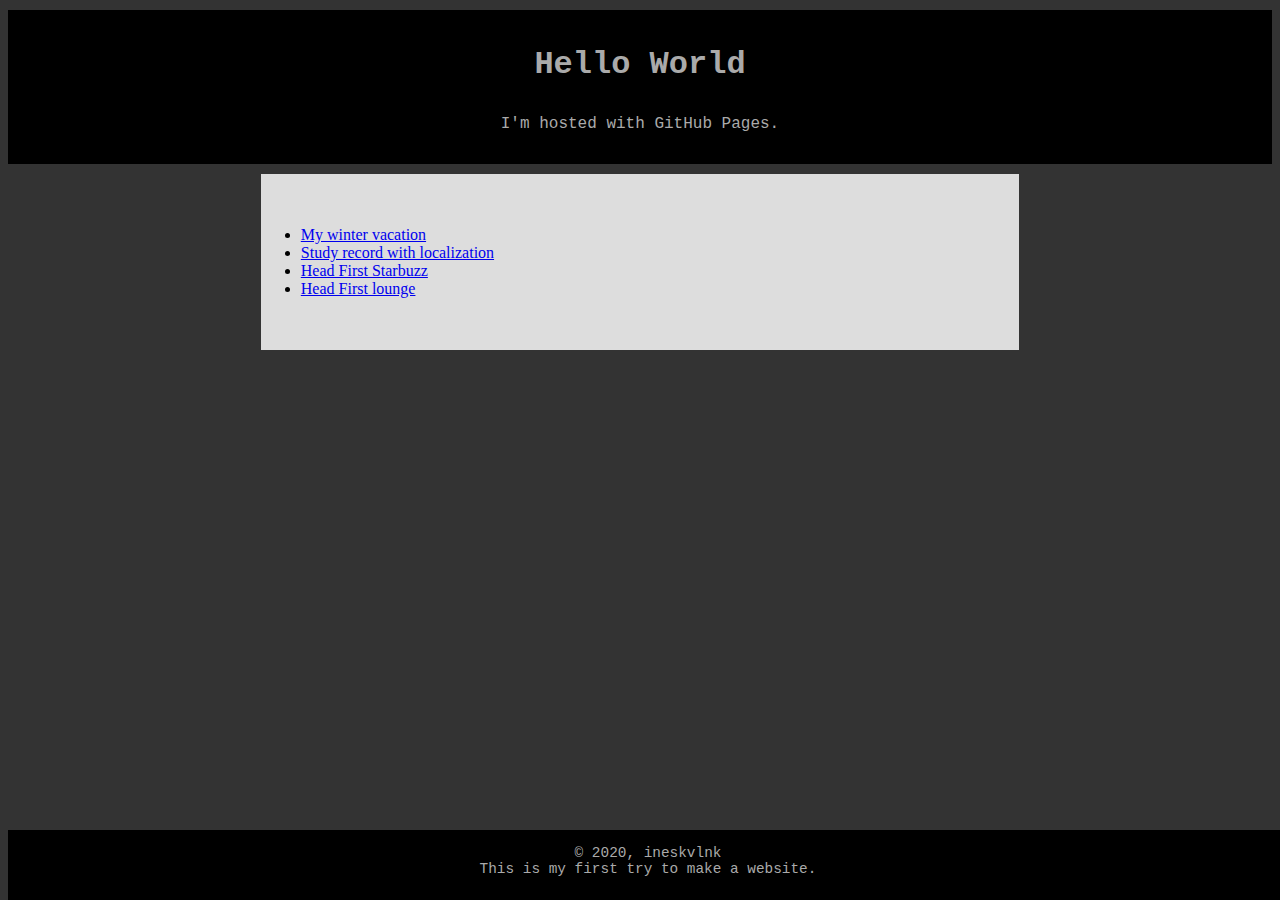
<file: index.html>
<!DOCTYPE html>
<html>
<head>
	<link rel="stylesheet" type="text/css" href="main.css">

</head>
<body>

	<div id="header">
    <h1>Hello World</h1>
		<p>I'm hosted with GitHub Pages.</p>
  </div>

	<div id="main">
	<p>
  		<ul>
  			<li><a href="evo-nuuksio/light.html">My winter vacation</a></li>
    		<li><a href="study_record/enru-studyrec.html">Study record with localization</a></li>
  			
  			<li><a href="starbuzz/index.html">Head First Starbuzz</a></li>
  			<li><a href="lounge/lounge.html">Head First lounge</a></li>
  			
       <!-- <li><a href="mylounge/mylounge.html">My lounge</a></li> -->
  			</ul> 
		</p>
	</div>

    <div id="footer">
      &copy; 2020, ineskvlnk
      <br />
      This is my first try to make a website.
    </div>

</body>
</html>
</file>
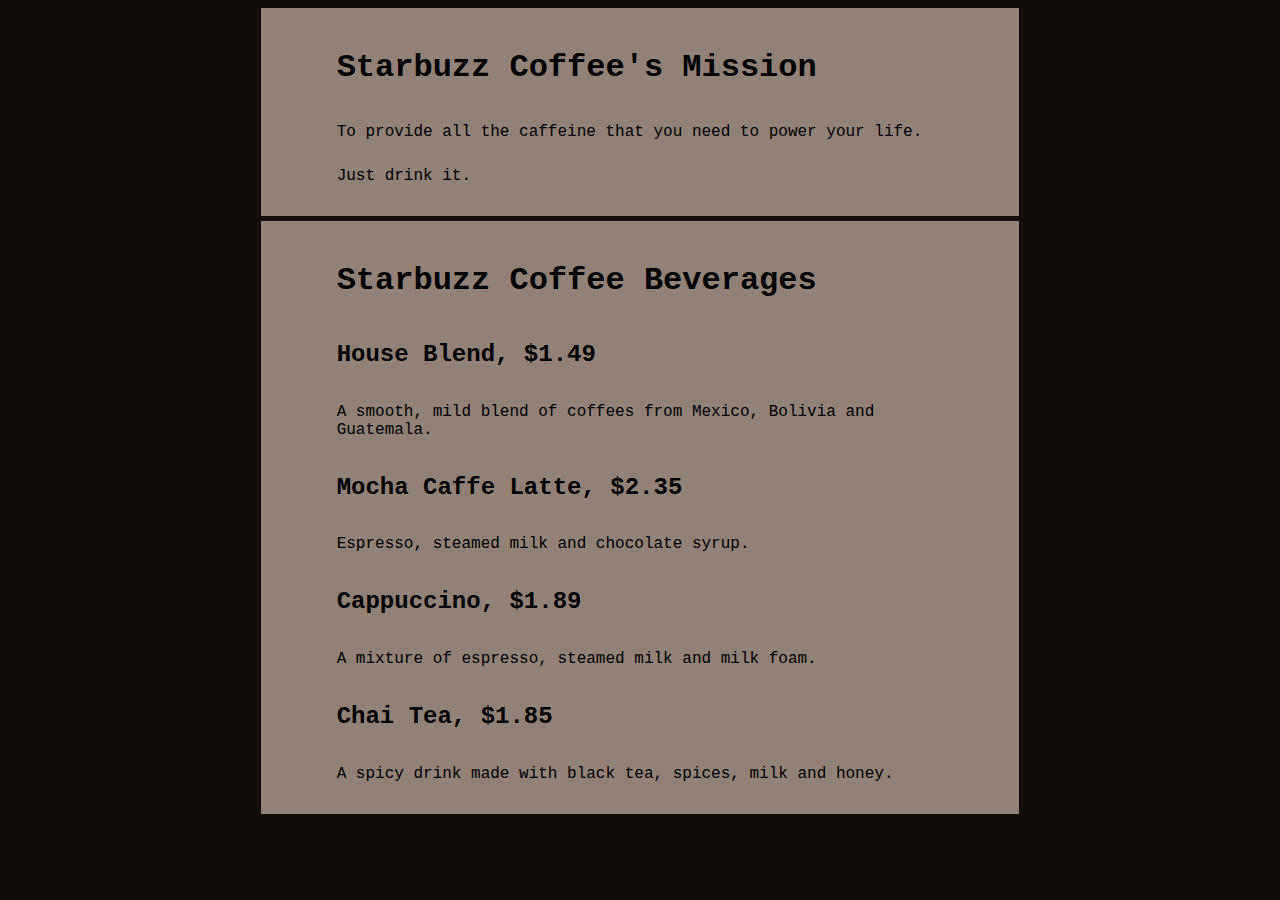
<file: starbuzz/index.html>
<html>
<head>
	<title>Starbuzz Coffee</title>
	<link rel="stylesheet" type="text/css" href="starbuzzstyle.css">
</head>

<body>

<div id = "main">
	<div id="mission", class = "post">
		<h1>Starbuzz Coffee's Mission</h1>
    	<p>To provide all the caffeine that you need to power your life.</p>
    	<p>Just drink it.</p>
	</div>

	<div id="beverages", class = "post">
		<h1>Starbuzz Coffee Beverages</h1>

		<h2>House Blend, $1.49</h2>
		<p>A smooth, mild blend of coffees from Mexico, Bolivia and Guatemala.</p>

		<h2>Mocha Caffe Latte, $2.35</h2>
		<p>Espresso, steamed milk and chocolate syrup.</p>

		<h2>Cappuccino, $1.89</h2>
		<p>A mixture of espresso, steamed milk and milk foam.</p>

		<h2>Chai Tea, $1.85</h2>
		<p>A spicy drink made with black tea, spices, milk and honey.</p>
	</div>
</div>
</body>
</html>
</file>
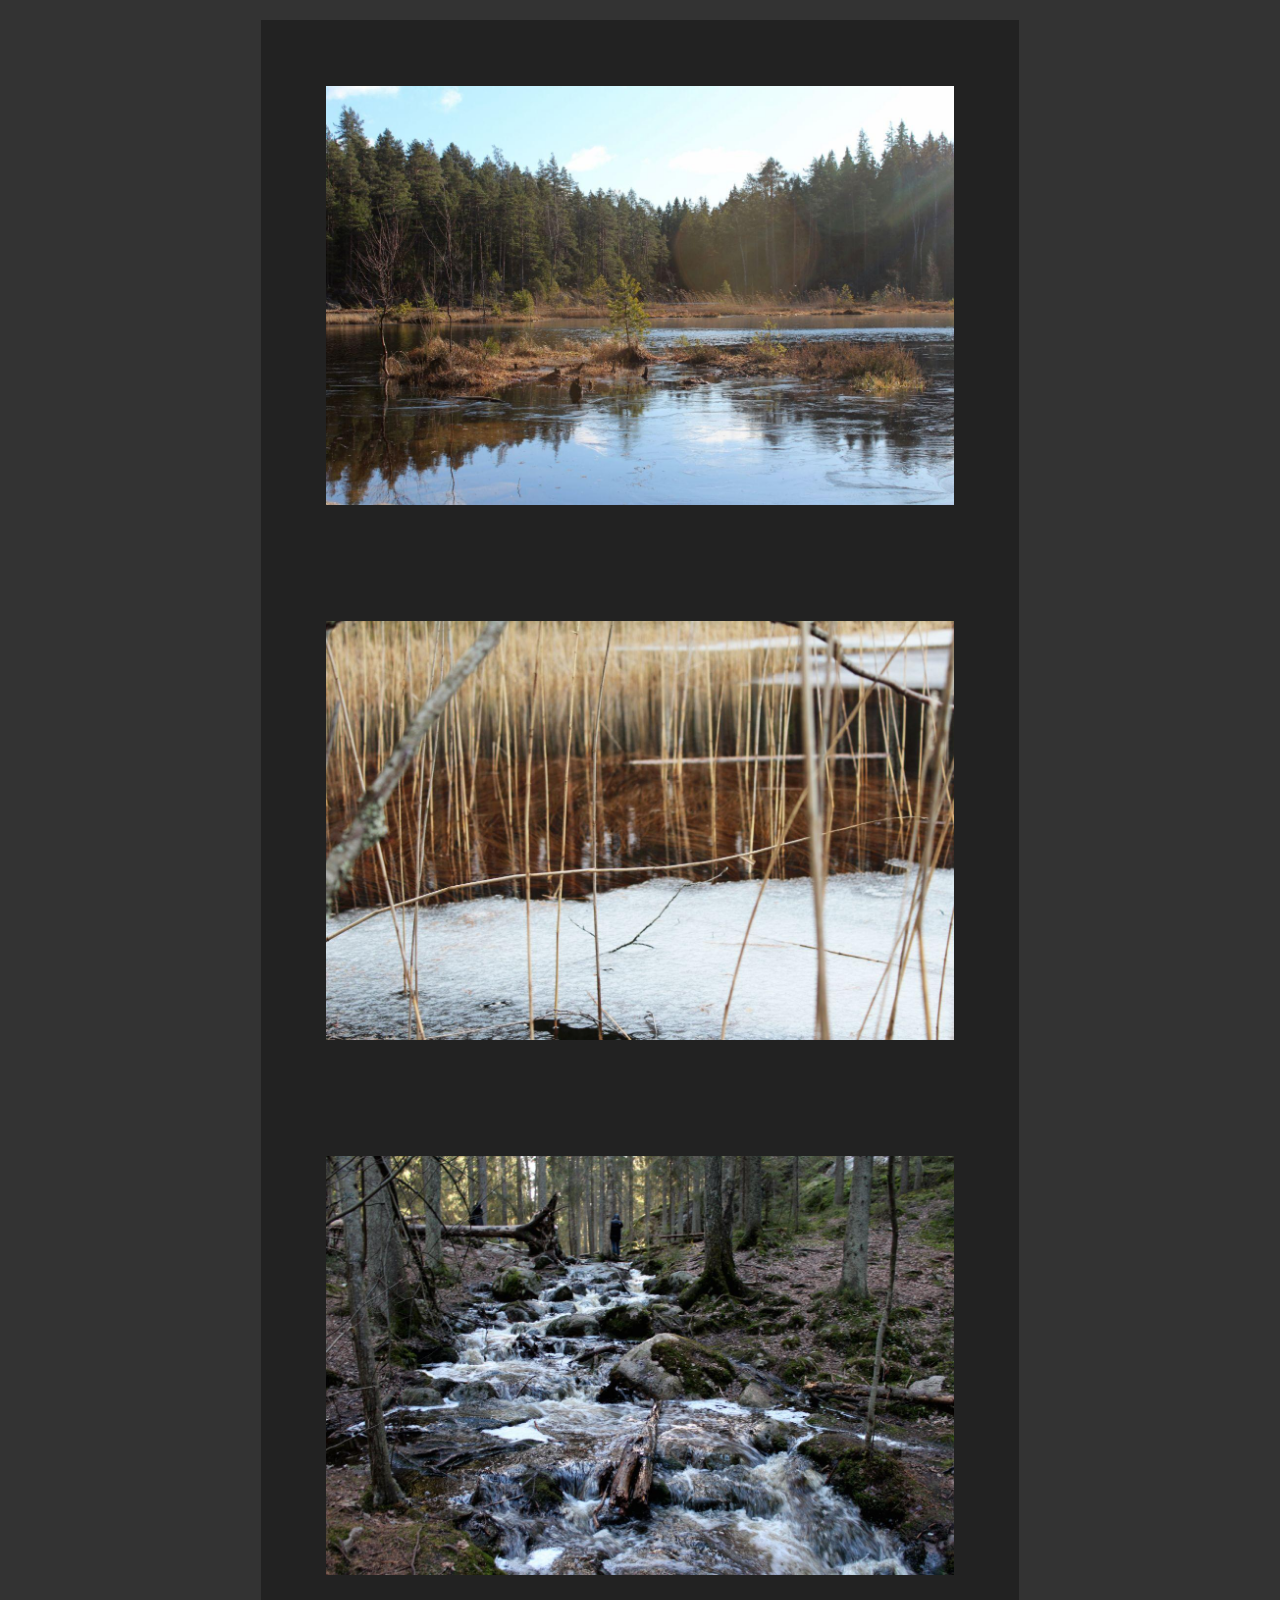
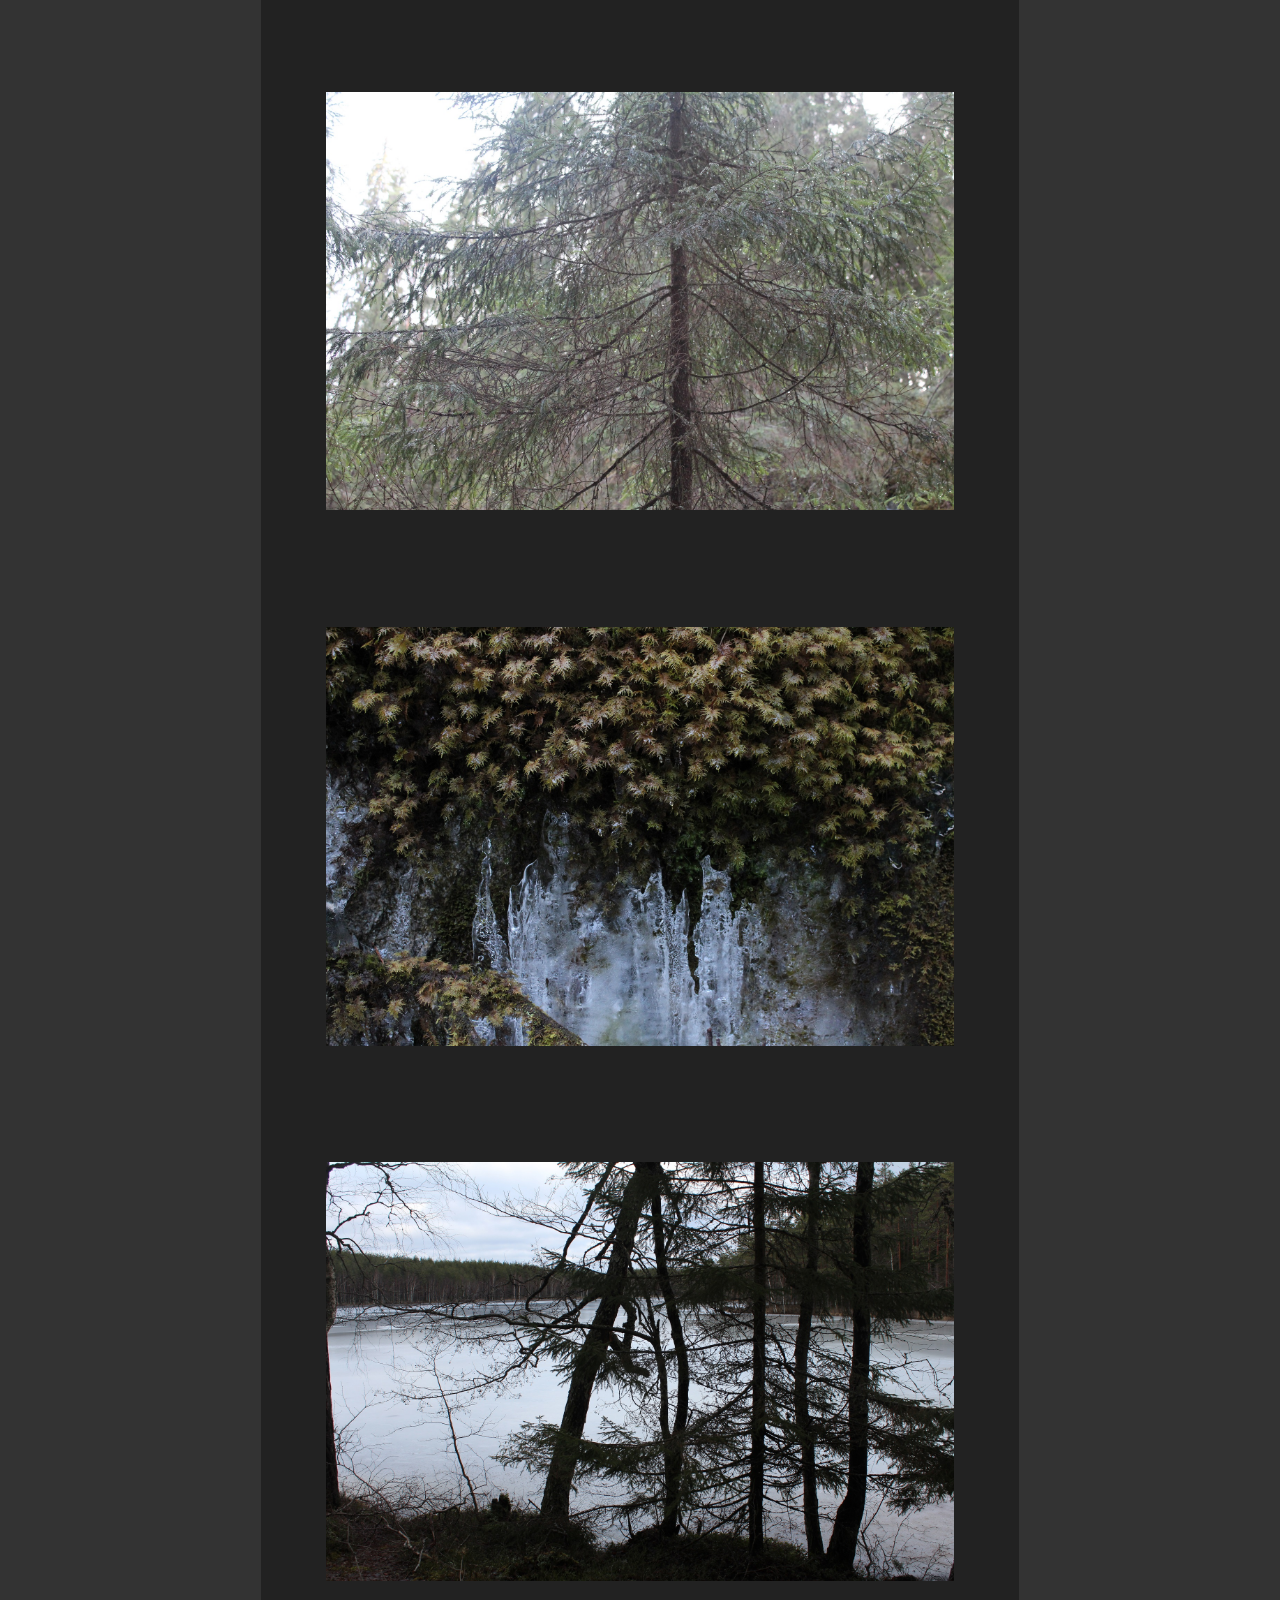
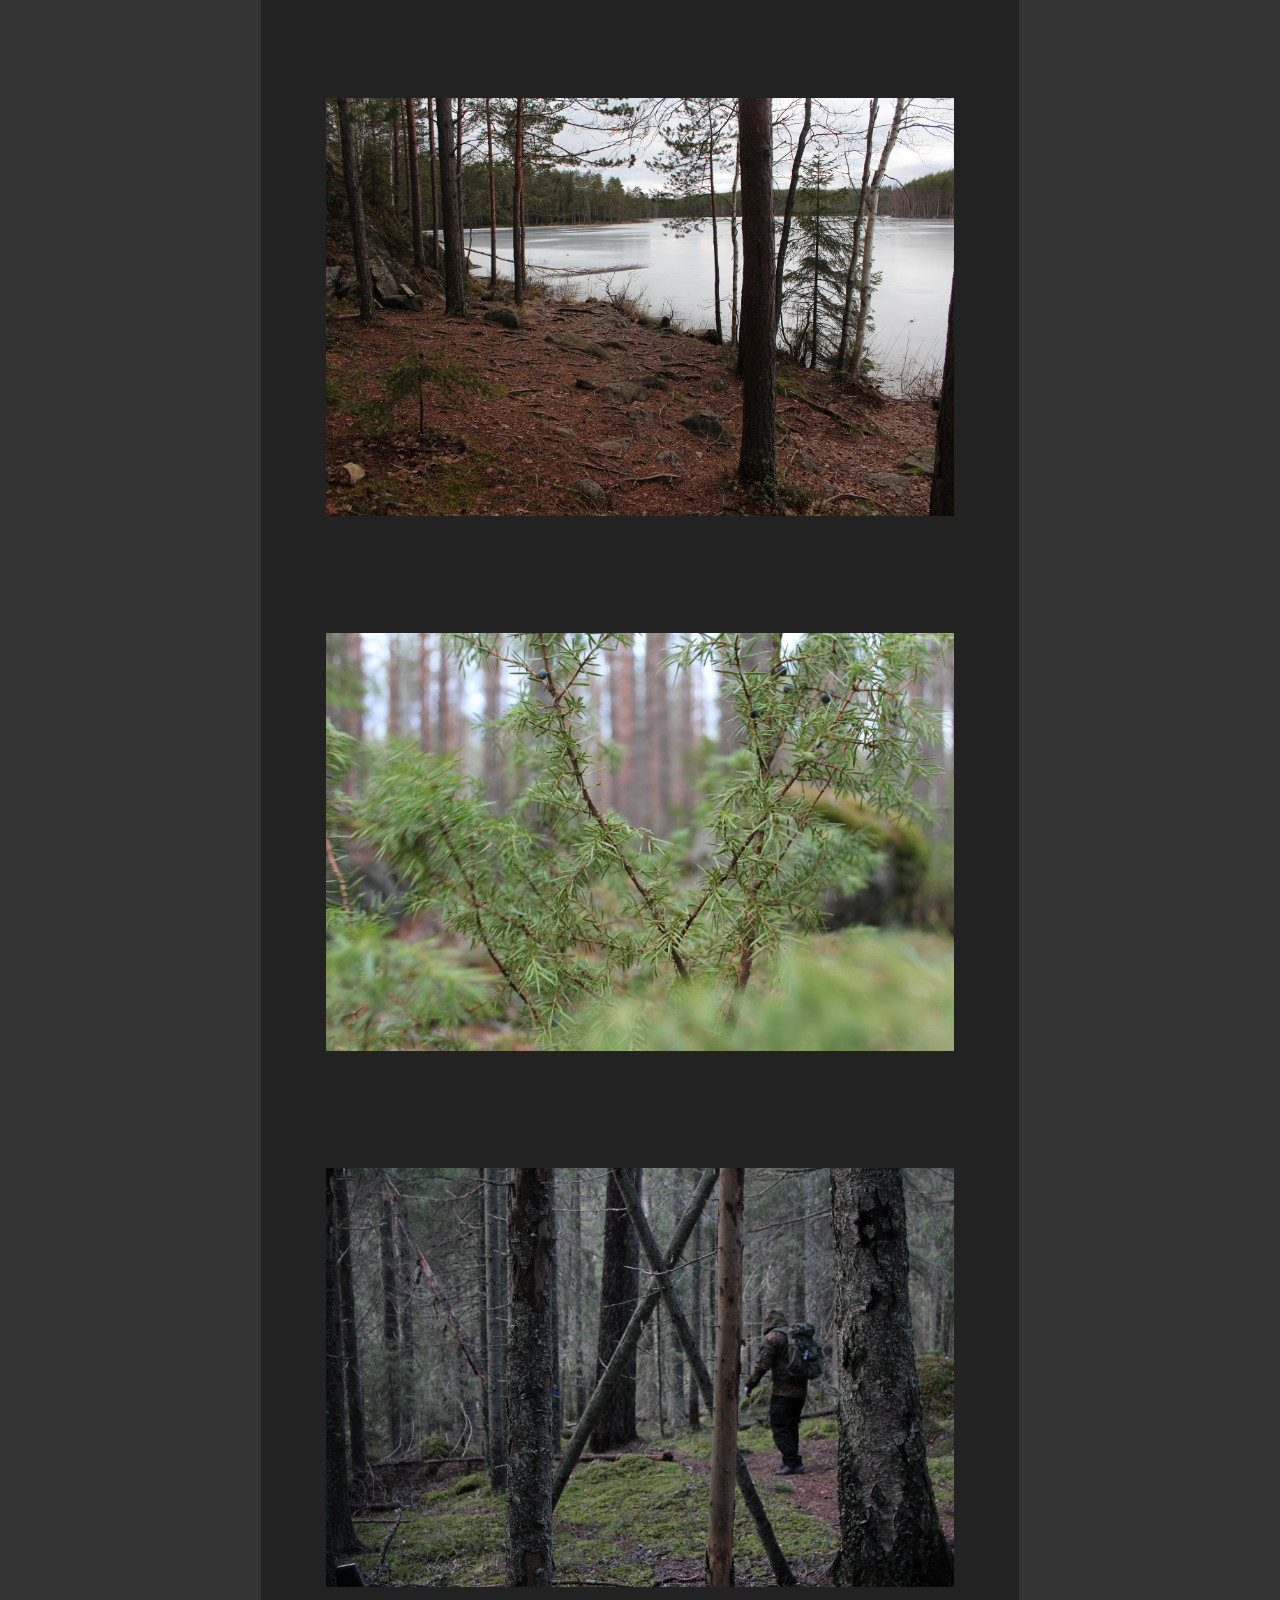
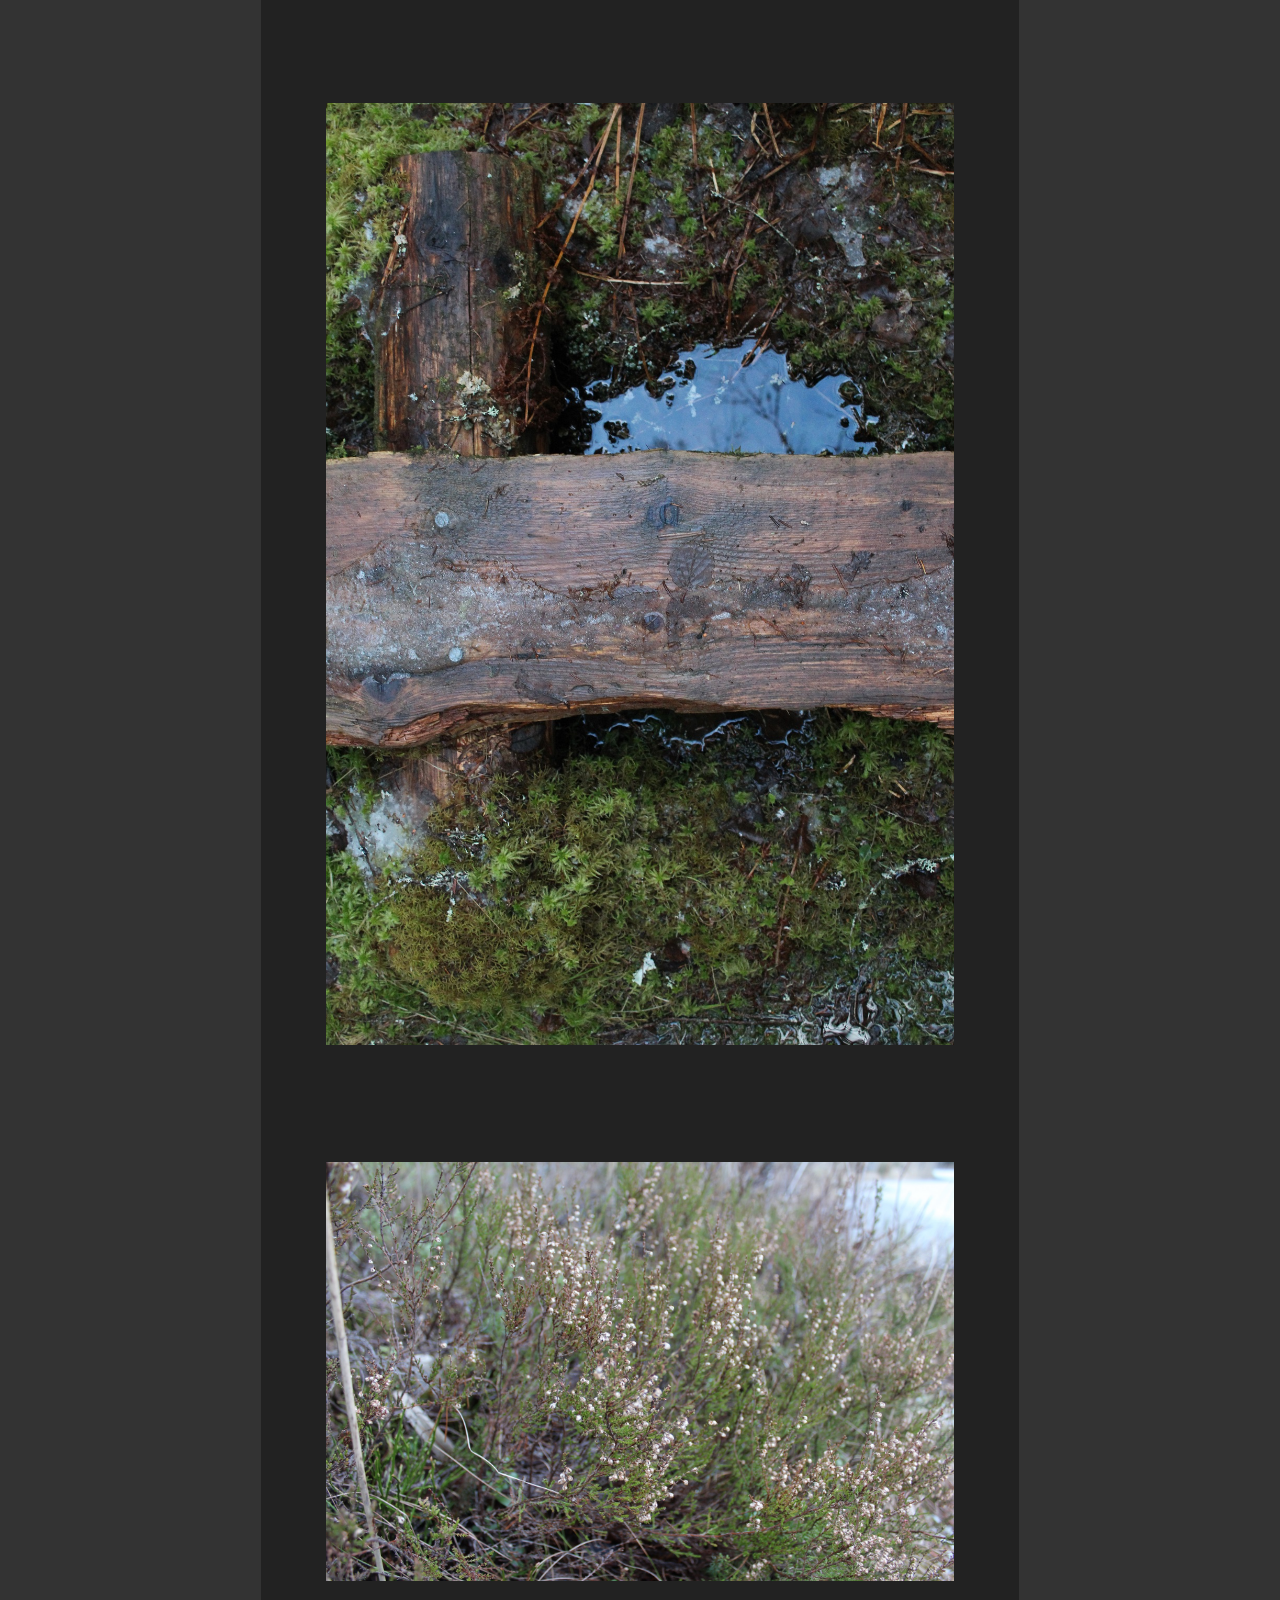
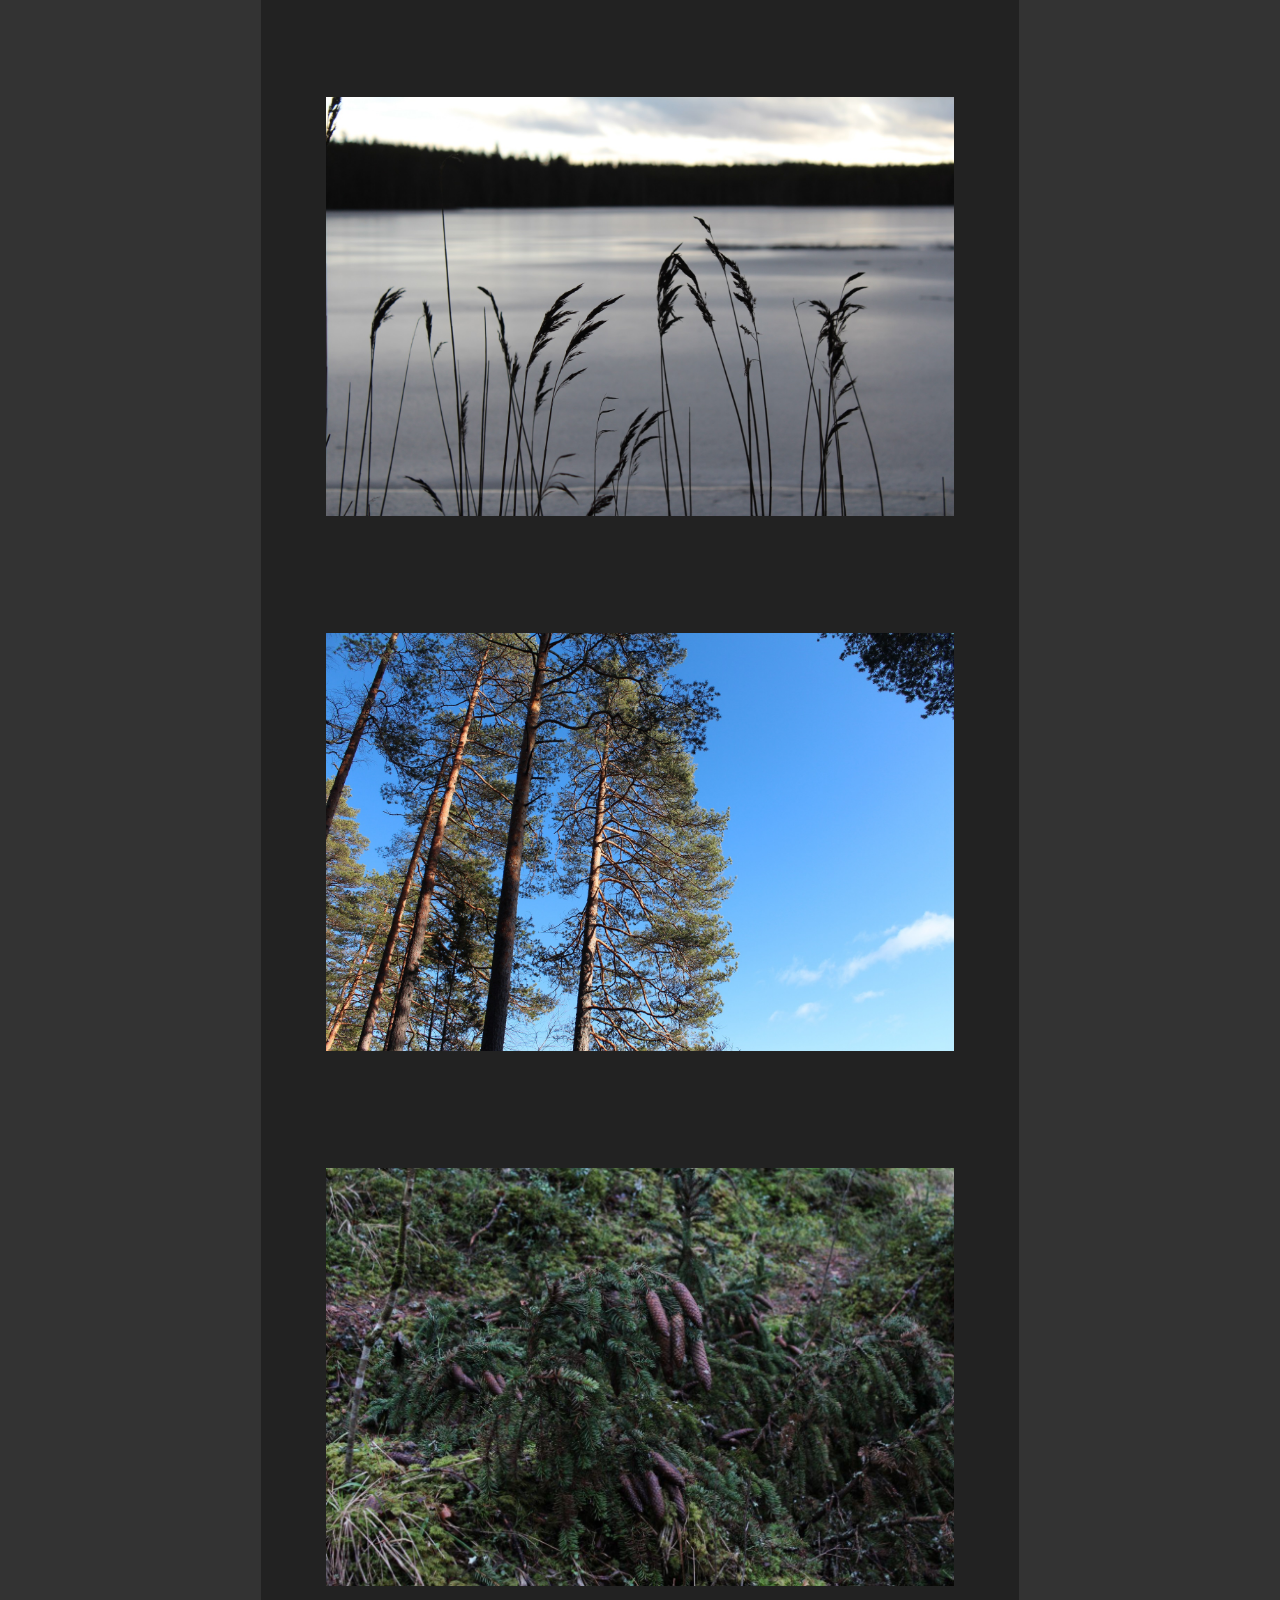
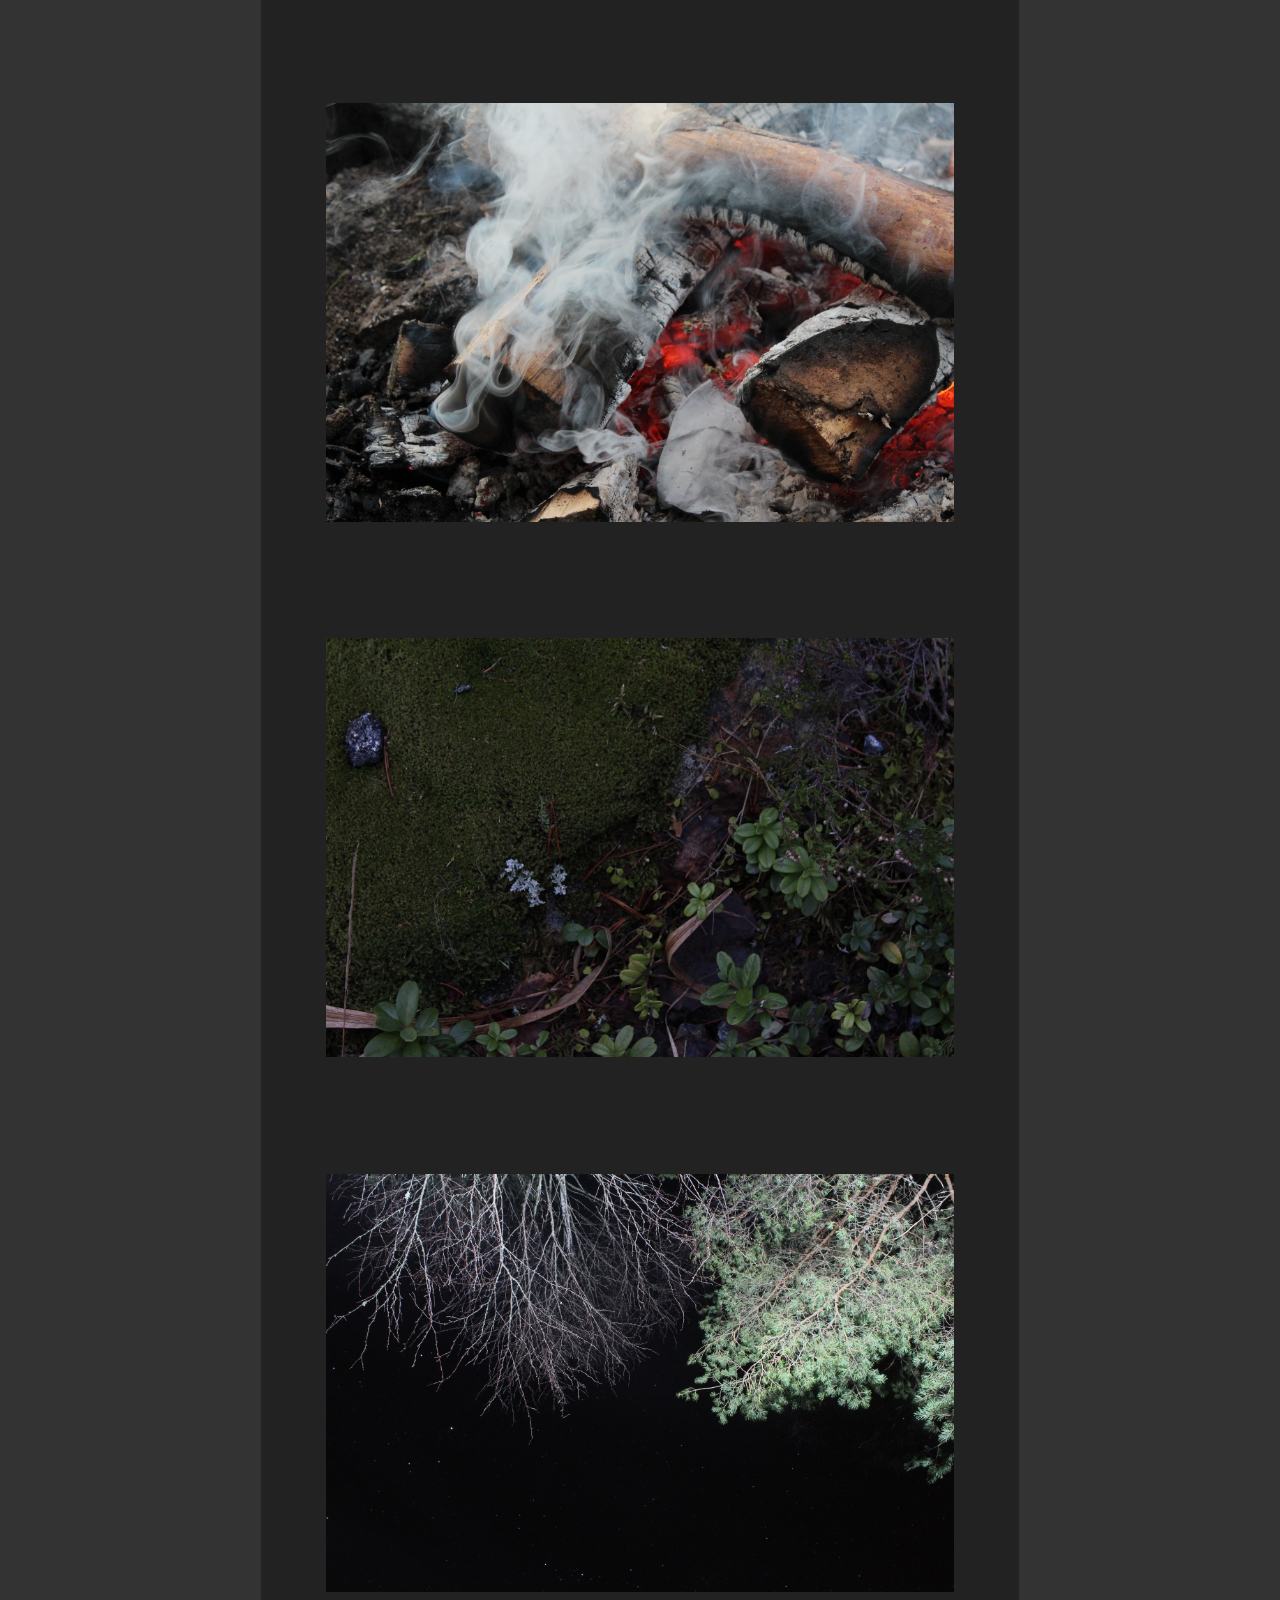
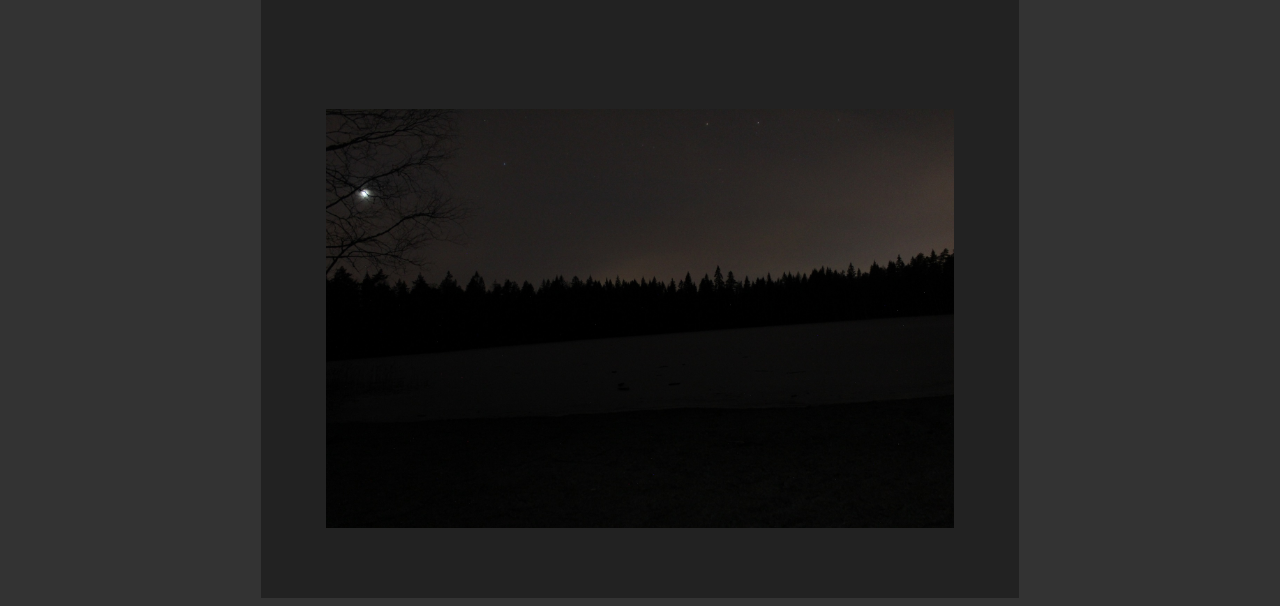
<file: evo-nuuksio/light.html>
<!DOCTYPE html>
<html>
<head>
<meta name="viewport" content="width=device-width, initial-scale=1">
<link rel="stylesheet" type="text/css" href="lightstyle.css">
</head>

<body style="background-color: #333333;">

<h2></h2>
<p></p>

  <div id = "main">

    <div class="img0">
      <p>
        <img src="1800_1200/photo_2020-02-25_14-22-43.jpg" alt="елочка" >
      </p>
    </div>

    <div class="img0">
      <p>
        <img src="1800_1200/photo_2020-02-25_14-24-28.jpg" alt="бурая трава" >
      </p>
    </div>

    <div class="img0">
      <p>
        <img src="1800_1200/photo_2020-02-25_14-22-44.jpg" alt="водопад" >
      </p>
    </div>

    <div class="img0">
      <p>
        <img src="1800_1200/IMG_1722.jpg"                      alt="капли и хвоя">
      </p>
    </div>

    <div class="img0">
      <p>
        <img src="1800_1200/IMG_1730.jpg" 				   alt="лед и мох" >
      </p>
    </div>

    <div class="img0">
      <p>
        <img src="1800_1200/IMG_1642.jpg"                  alt="силуэты деревьев">
      </p>  
    </div>

    <div class="img0">
      <p>
        <img src="1800_1200/IMG_1656.jpg"                  alt="">
      </p>
    </div>

    <div class="img0">
      <p>
        <img src="1800_1200/IMG_1660.jpg"                  alt="ягоды">
      </p>
    </div>

    <div class="img0">
      <p>
        <img src="1800_1200/IMG_1709.jpg"                      alt="" >
      </p>
    </div>

    <div class="img0">
      <p>
        <img src="1800_1200/IMG_1721.jpg"                      alt="" >
      </p>
    </div>

    <div class="img0">
      <p>
        <img src="1800_1200/IMG_1663.jpg"                  alt="" >
      </p>
    </div>

    <div class="img0">
      <p>
        <img src="1800_1200/IMG_1775.jpg"                      alt="трава и лед"  >
      </p>
    </div>

    <div class="img0">
      <p>
	      <img src="1800_1200/IMG_1823.jpg"                      alt="сосны и синее небо"  >
      </p>
    </div>

    <div class="img0">
      <p>
	      <img src="1800_1200/photo_2020-02-25_14-24-28 (3).jpg"                      alt="шишки" >
      </p>
    </div>

    <div class="img0">
      <p>
	      <img src="1800_1200/IMG_1670.jpg"                      alt="костер"    >
      </p>
    </div>

    <div class="img0">
      <p>
	      <img src="1800_1200/IMG_1684.jpg"                      alt="мох" >
      </p>
    </div>

    <div class="img0">
      <p>
	      <img src="1800_1200/IMG_1602.jpg"                        alt="ночное небо"  >
      </p>
    </div>

    <div class="img0">
      <p>
	      <img src="1800_1200/IMG_1598.jpg"                        alt="ночь"  >
      </p>
    </div>
  </div>
  </body>
</html>
</file>
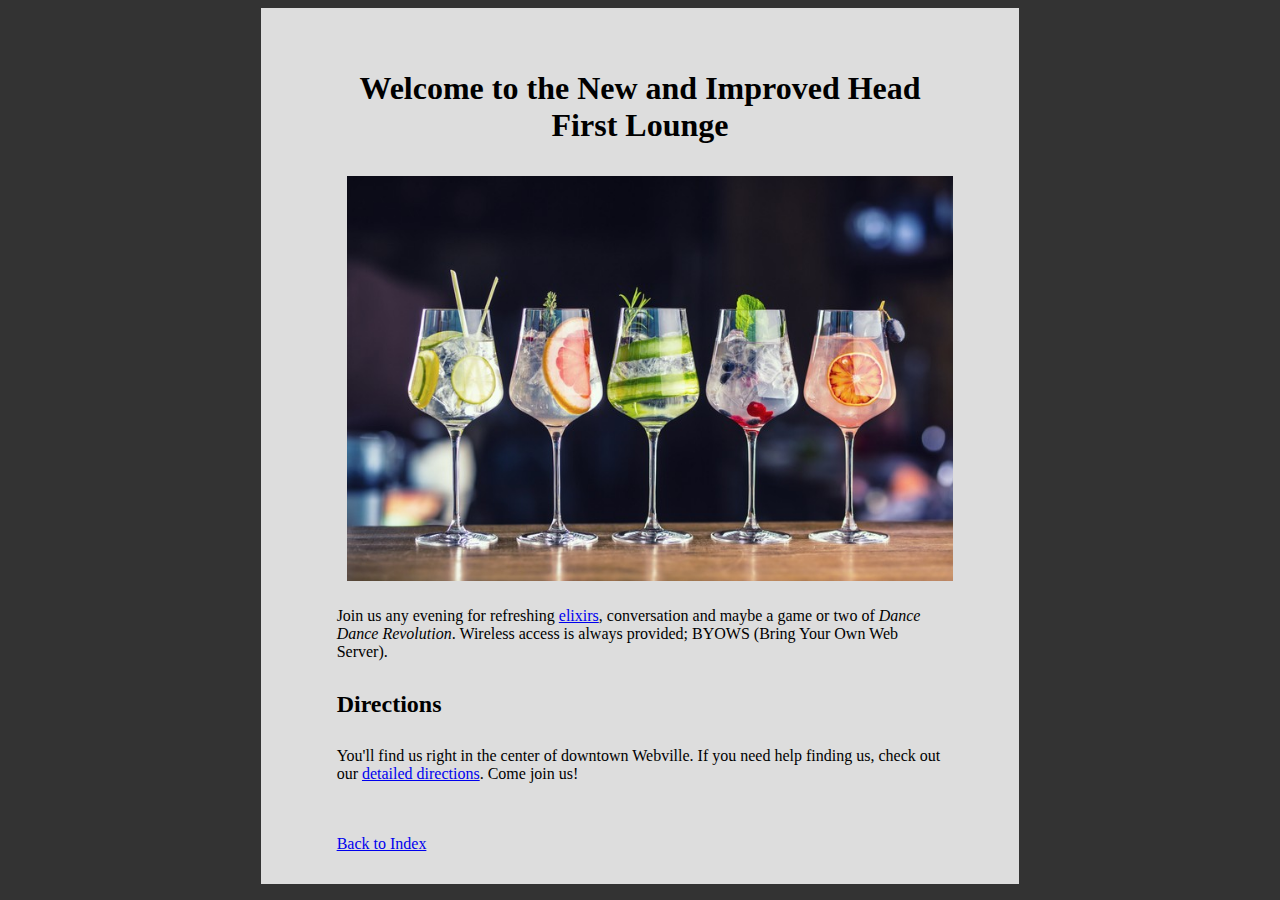
<file: lounge/lounge.html>
<html>
  <head>
    <title>Head First Lounge</title>
    <link rel="stylesheet" type="text/css" href="../main.css">
  </head>
  <body>
    <div id="main">
  <p>
      <h1>Welcome to the New and Improved Head First Lounge</h1>
    <img src="images/drinks.jpg" width="75%"; height = "auto";>
    <p>
      Join us any evening for refreshing 
      <a href="beverages/elixir.html">elixirs</a>, 
      conversation and maybe a game or two of 
      <em>Dance Dance Revolution</em>.  
      Wireless access is always provided;  
      BYOWS (Bring Your Own Web Server).
    </p>
    <h2>Directions</h2>
    <p>
      You'll find us right in the center 
      of downtown Webville.  If you need help finding
      us, check out our 
      <a href="about/directions.html">detailed directions</a>. 
      Come join us!
    </p>
    </p>
    <p>
      <a href="../index.html">Back to Index</a>
    </p>
  </div>
    
  </body>
</html>
</file>
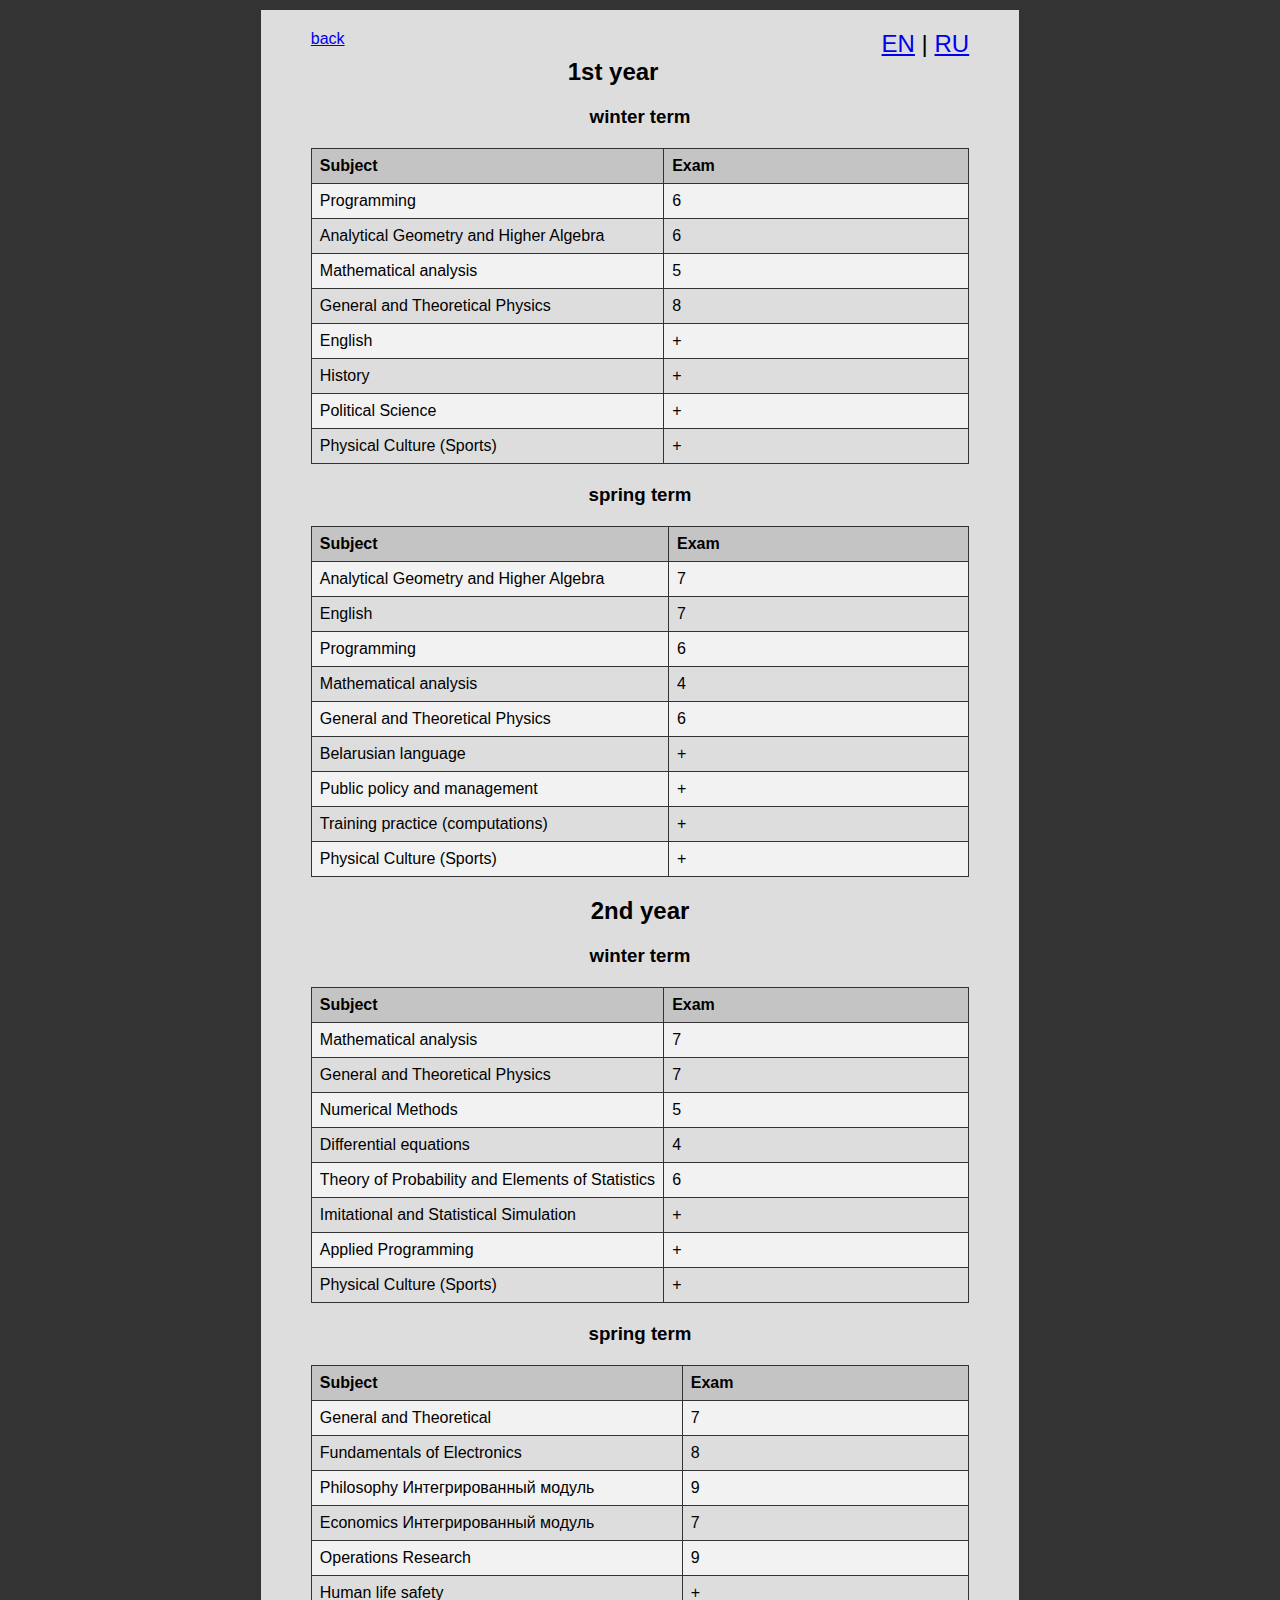
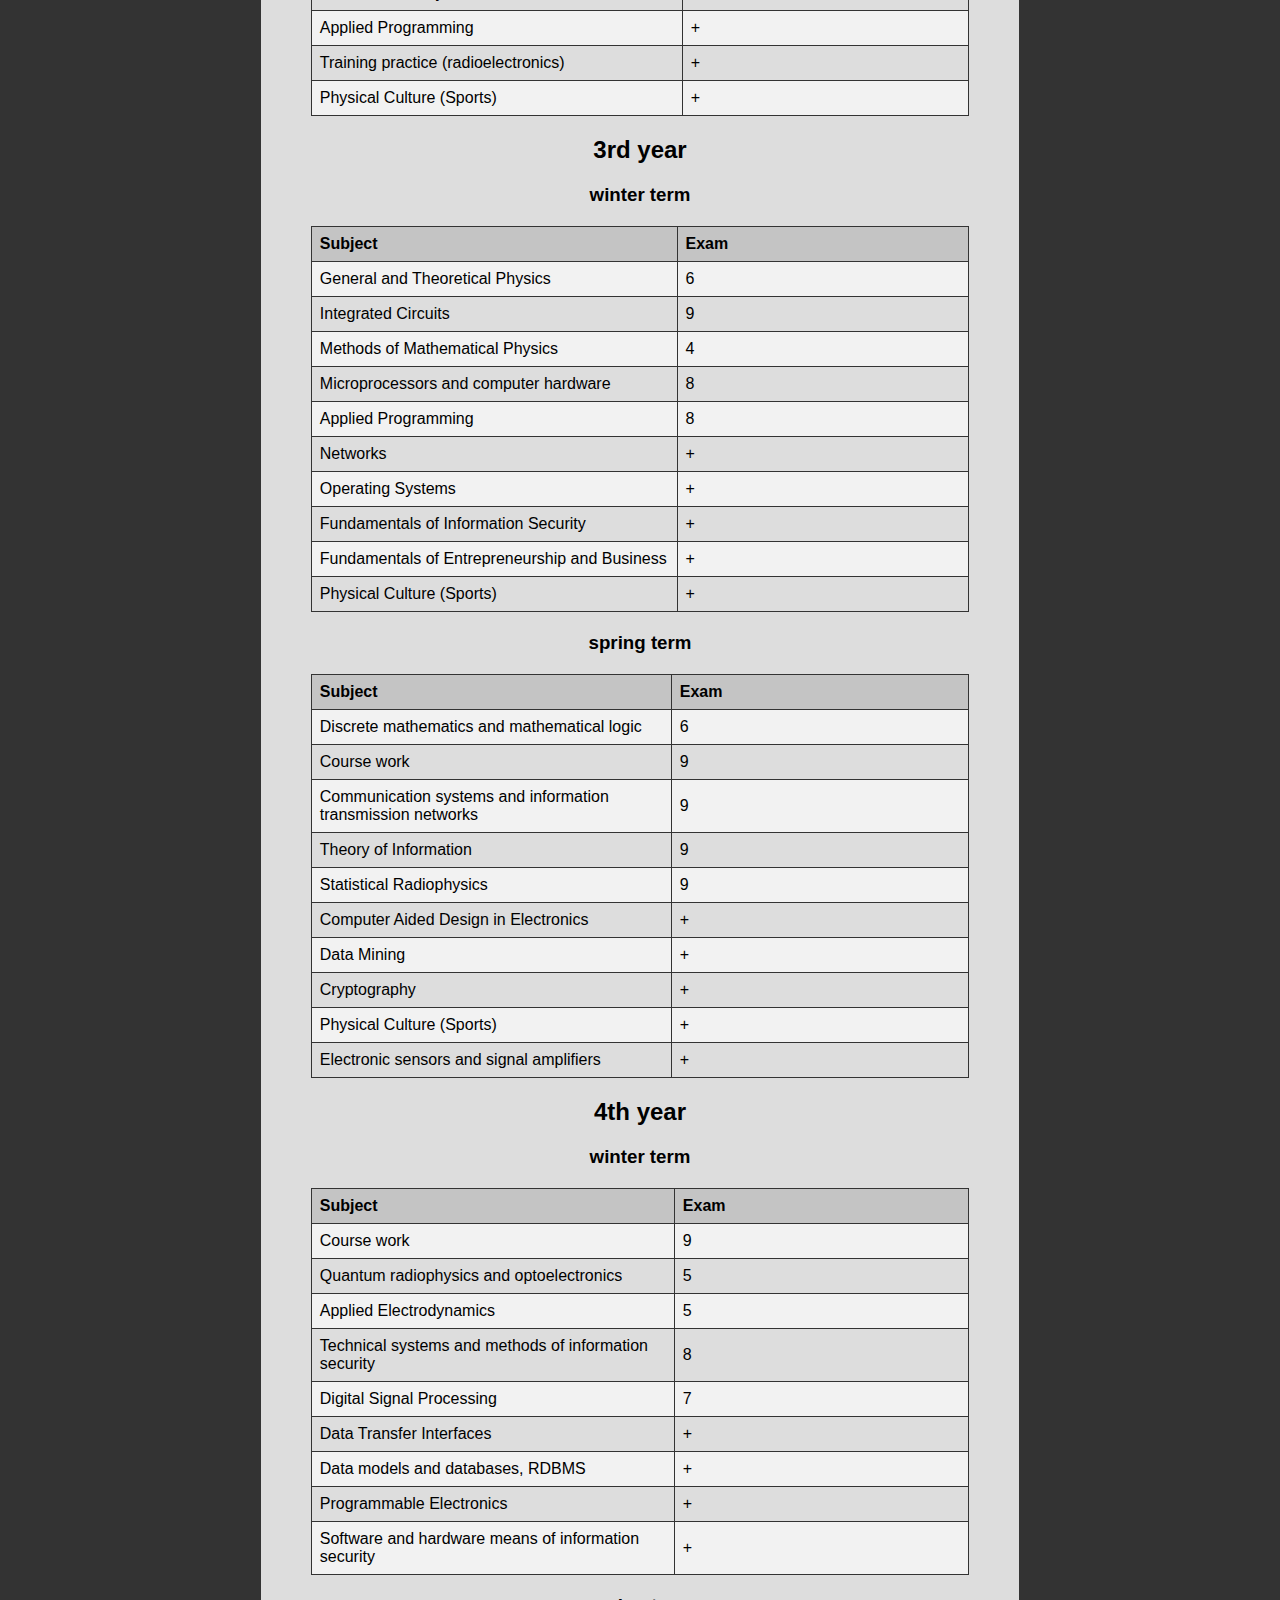
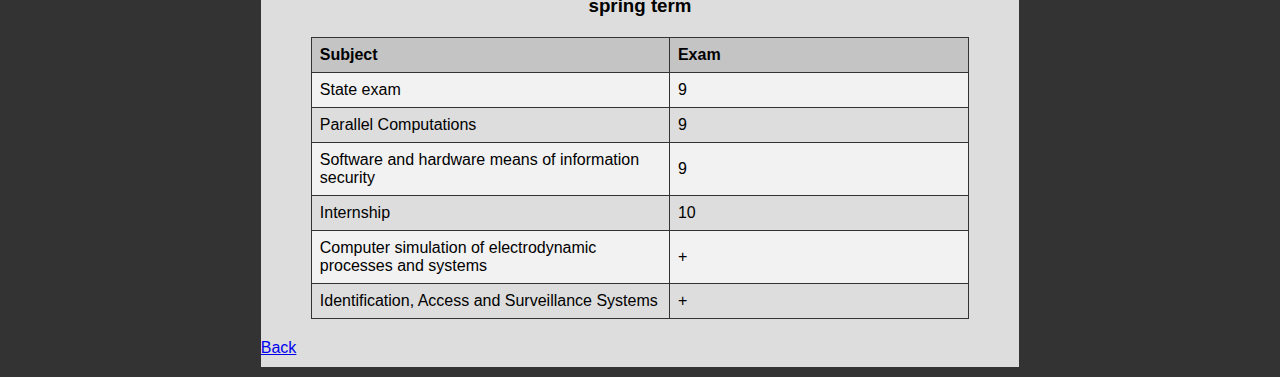
<file: study_record/enru-studyrec.html>
<!DOCTYPE html>
<html>
<head>
  <link rel="stylesheet" type="text/css" href="studyrec.css">
</head>
<body onLoad="translate('en', 'ru');">

<script>
translate('en', 'ru');

function translate(langtoshow, langtohide)
{
	var divsToHide = document.getElementsByClassName(langtohide);
    for(var i = 0; i < divsToHide.length; i++){
       // divsToHide[i].style.visibility = "hidden"; // or
        divsToHide[i].style.display = "none"; // depending on what you're doing
    }

    var divsToShow = document.getElementsByClassName(langtoshow);
    for(var j = 0; j < divsToShow.length; j++){
        divsToShow[j].style.display = "block";
    }
    return false;
}

function getexam(lang)
{ if(lang == "ru") return "экзамен/зачет"
    else return "exam";
}

function getsubject(lang)
{ if(lang == "ru") return "предмет"
    else return "subject";
}

</script>


<div id = "main">

  <div id = "tohome">
    <a href="../index.html">back</a>
  </div>

  <div id = "enru">

      <a href="#en" onclick="translate('en', 'ru')">EN</a> |
      <a href="#ru" onclick="translate('ru', 'en')">RU</a>
  </div>
<br>

<!--
  <tr> <td> <p class="en"> subject </p> <p class="ru"> контент </p> </td> <td> mark </td> </tr>
-->

<!--
## STUDY RECORD 
      
<h3> BACHELORS </h3>
<h3> Speciality: Computer Security(radio physical methods,  software and hardware means) </h3>
<h3> Qualification: Specialist in Information Security. Radio physicist. </h3>   
<h3> GPA: 7.2 (out of 10) </h3> 
<h1> BSc </h1>
-->  



<div class = "year">
  <h2> <p class="en"> 1st year </p> <p class="ru"> 1 курс </p></h2>
  <h3> <p class="en"> winter term </p> <p class="ru"> зимняя сессия </p> </h3>
    <table id="1winter" class="termtable">
    <col>
    <col>
      <tr> 
        <th> <p class="en"> Subject </p> <p class="ru"> Предмет </p> </th>    
        <th> <p class="en"> Exam </p> <p class="ru"> Оценка </p> </th>
      </tr>
      <tr> <td> <p class="en"> Programming </p> <p class="ru"> Программирование </p> </td> <td> 6 </td> </tr> 
      <tr> <td> <p class="en"> Analytical Geometry and Higher Algebra </p> <p class="ru"> Аналитическая геометрия и линейная алгебра </p> </td> <td> 6 </td> </tr>
      <tr> <td> <p class="en"> Mathematical analysis </p> <p class="ru"> Математический анализ </p> </td> <td> 5 </td> </tr>
      <tr> <td> <p class="en"> General and Theoretical Physics </p> <p class="ru"> Общая физика </p> </td> <td> 8 </td> </tr>
      <tr> <td> <p class="en"> English </p> <p class="ru"> Иностранный язык </p> </td> <td> + </td> </tr>
      <tr> <td> <p class="en"> History </p> <p class="ru"> Интегрированный модуль "История" </p> </td> <td> + </td> </tr>
      <tr> <td> <p class="en"> Political Science </p> <p class="ru"> Интегрированный модуль "Политология" </p> </td> <td> + </td> </tr>
      <tr> <td> <p class="en"> Physical Culture (Sports) </p> <p class="ru"> Физическая культура </p> </td> <td> + </td> </tr>
    </table>

  <h3> <p class="en"> spring term </p> <p class="ru"> весенняя сессия </p> </h3>
    <table id="1spring" class="termtable">
    <col>
    <col>
    <tr> 
      <th> <p class="en"> Subject </p> <p class="ru"> Предмет </p> </th>    
      <th> <p class="en"> Exam </p> <p class="ru"> Оценка </p> </th>
    </tr>
    <tr> <td> <p class="en"> Analytical Geometry and Higher Algebra  </p> <p class="ru"> Аналитическая геометрия и линейная алгебра </p> </td> <td> 7 </td> </tr>
    <tr> <td> <p class="en"> English </p> <p class="ru"> Иностранный язык </p> </td> <td> 7 </td> </tr>
    <tr> <td> <p class="en"> Programming </p> <p class="ru"> Программирование </p> </td> <td> 6 </td> </tr>
    <tr> <td> <p class="en"> Mathematical analysis </p> <p class="ru"> Математический анализ </p> </td> <td> 4 </td> </tr>
    <tr> <td> <p class="en"> General and Theoretical Physics </p> <p class="ru"> Общая физика </p> </td> <td> 6 </td> </tr>
    <tr> <td> <p class="en"> Belarusian language </p> <p class="ru"> Белорусский язык (профессиональная лексика) </p> </td> <td> + </td> </tr>
    <tr> <td> <p class="en"> Public policy and management </p> <p class="ru"> Спец. модуль "Государственная политика и управление" </p> </td> <td> + </td> </tr>
    <tr> <td> <p class="en"> Training practice (computations) </p> <p class="ru"> Учебная практика (вычислительная) </p> </td> <td> + </td> </tr>
    <tr> <td> <p class="en"> Physical Culture (Sports) </p> <p class="ru"> Физическая культура </p> </td> <td> + </td> </tr>
    </table>

</div>


<div>
  <h2> <p class="en"> 2nd year </p> <p class="ru"> 2 курс </p></h2>
  <h3> <p class="en"> winter term </p> <p class="ru"> зимняя сессия </p> </h3>
  <table id="2winter" class="termtable">
    <col>
    <col>
    <tr> 
      <th> <p class="en"> Subject </p> <p class="ru"> Предмет </p> </th>    
      <th> <p class="en"> Exam </p> <p class="ru"> Оценка </p> </th>
    </tr>
    <tr> <td> <p class="en"> Mathematical analysis </p> <p class="ru"> Математический анализ </p> </td> <td> 7 </td> </tr>
    <tr> <td> <p class="en"> General and Theoretical Physics </p> <p class="ru"> Общая физика </p> </td> <td> 7 </td> </tr>
    <tr> <td> <p class="en"> Numerical Methods </p> <p class="ru"> Численные методы </p> </td> <td> 5 </td> </tr>
    <tr> <td> <p class="en"> Differential equations </p> <p class="ru"> Дифференциальные уравнения </p> </td> <td> 4 </td> </tr>
    <tr> <td> <p class="en"> Theory of Probability and Elements of Statistics </p> <p class="ru"> Теория вероятностей и математическая статистика </p> </td> <td> 6 </td> </tr>
    <tr> <td> <p class="en"> Imitational and Statistical Simulation </p> <p class="ru"> Имитационное и статистическое моделирование </p> </td> <td> + </td> </tr>
    <tr> <td> <p class="en"> Applied Programming </p> <p class="ru"> Прикладное программирование </p> </td> <td> + </td> </tr>
    <tr> <td> <p class="en"> Physical Culture (Sports) </p> <p class="ru"> Физическая культура </p> </td> <td> + </td> </tr>
  </table>

  <h3> <p class="en"> spring term </p> <p class="ru"> весенняя сессия </p> </h3>
  <table id="2spring" class="termtable">
    <col>
    <col>
    <tr> 
        <th> <p class="en"> Subject </p> <p class="ru"> Предмет </p> </th>    
        <th> <p class="en"> Exam </p> <p class="ru"> Оценка </p> </th>
    </tr>
    <tr> <td> <p class="en"> General and Theoretical </p> <p class="ru"> Physics Общая физика </p> </td> <td> 7 </td> </tr>
    <tr> <td> <p class="en"> Fundamentals of Electronics </p> <p class="ru"> Основы радиоэлектроники </p> </td> <td> 8 </td> </tr>
    <tr> <td> <p class="en"> Philosophy Интегрированный модуль </p> <p class="ru"> "Философия" </p> </td> <td> 9 </td> </tr>
    <tr> <td> <p class="en"> Economics Интегрированный модуль </p> <p class="ru"> "Экономика" </p> </td> <td> 7 </td> </tr>
    <tr> <td> <p class="en"> Operations Research </p> <p class="ru"> Исследование операций </p> </td> <td> 9 </td> </tr>
    <tr> <td> <p class="en"> Human life safety </p> <p class="ru"> Безопасность жизнедеятельности человека </p> </td> <td> + </td> </tr>
    <tr> <td> <p class="en"> Applied Programming </p> <p class="ru"> Прикладное программирование </p> </td> <td> + </td> </tr>
    <tr> <td> <p class="en"> Training practice (radioelectronics) </p> <p class="ru"> Учебная практика (по радиоэлектронике) </p> </td> <td> + </td> </tr>   
    <tr> <td> <p class="en"> Physical Culture (Sports) </p> <p class="ru"> Физическая культура </p> </td> <td> + </td> </tr>
  </table>
</div>


<div>
  <h2> <p class="en"> 3rd year </p> <p class="ru"> 3 курс </p></h2>
  <h3> <p class="en"> winter term </p> <p class="ru"> зимняя сессия </p> </h3>
  <table id="3winter" class="termtable">
    <col>
    <col>
    <tr> 
      <th> <p class="en"> Subject </p> <p class="ru"> Предмет </p> </th>    
      <th> <p class="en"> Exam </p> <p class="ru"> Оценка </p> </th>
    </tr>
    <tr> <td> <p class="en"> General and Theoretical Physics </p> <p class="ru"> Общая физика </p> </td> <td> 6 </td> </tr>
    <tr> <td> <p class="en"> Integrated Circuits </p> <p class="ru"> Интегральная электроника </p> </td> <td> 9 </td> </tr>
    <tr> <td> <p class="en"> Methods of Mathematical Physics </p> <p class="ru"> Методы математической физики </p> </td> <td> 4 </td> </tr> 
    <tr> <td> <p class="en"> Microprocessors and computer hardware </p> <p class="ru"> Микропроцессоры и аппаратные средства вычислительной техники </p> </td> <td> 8 </td> </tr> 
    <tr> <td> <p class="en"> Applied Programming </p> <p class="ru"> Технологии программирования </p> </td> <td> 8 </td> </tr>
    <tr> <td> <p class="en"> Networks </p> <p class="ru"> Компьютерные сети </p> </td> <td> + </td> </tr>
    <tr> <td> <p class="en"> Operating Systems </p> <p class="ru"> Операционные системы </p> </td> <td> + </td> </tr>
    <tr> <td> <p class="en"> Fundamentals of Information Security </p> <p class="ru"> Основы информационной безопасности </p> </td> <td> + </td> </tr>
    <tr> <td> <p class="en"> Fundamentals of Entrepreneurship and Business </p> <p class="ru"> Спец. модуль "Основы предпринимательства и бизнеса" </p> </td> <td> + </td> </tr>
    <tr> <td> <p class="en"> Physical Culture (Sports) </p> <p class="ru"> Физическая культура </p> </td> <td> + </td> </tr>
  </table>

  <h3> <p class="en"> spring term </p> <p class="ru"> весенняя сессия </p> </h3>
  <table id="3spring" class="termtable">
    <col>
    <col>
    <tr> 
      <th> <p class="en"> Subject </p> <p class="ru"> Предмет </p> </th>    
      <th> <p class="en"> Exam </p> <p class="ru"> Оценка </p> </th>
    </tr>
  <tr> <td> <p class="en"> Discrete mathematics and mathematical logic </p> <p class="ru"> Дискретная математика и математическая логика </p> </td> <td> 6 </td> </tr>
  <tr> <td> <p class="en"> Course work </p> <p class="ru"> Курсовая работа </p> </td> <td> 9 </td> </tr>
  <tr> <td> <p class="en"> Communication systems and information transmission networks </p> <p class="ru"> Системы связи и сети передачи информации </p> </td> <td> 9 </td> </tr>
  <tr> <td> <p class="en"> Theory of Information </p> <p class="ru"> Теория информации </p> </td> <td> 9 </td> </tr>
  <tr> <td> <p class="en"> Statistical Radiophysics </p> <p class="ru"> Статистическая радиофизика </p> </td> <td> 9 </td> </tr>
  <tr> <td> <p class="en"> Computer Aided Design in Electronics </p> <p class="ru"> Автоматизированное проектирование в электронике </p> </td> <td> + </td> </tr>
  <tr> <td> <p class="en"> Data Mining </p> <p class="ru"> Интеллектуальный анализ данных </p> </td> <td> + </td> </tr>
  <tr> <td> <p class="en"> Cryptography </p> <p class="ru"> Криптографические методы </p> </td> <td> + </td> </tr>
  <tr> <td> <p class="en"> Physical Culture (Sports) </p> <p class="ru"> Физическая культура </p> </td> <td> + </td> </tr>
  <tr> <td> <p class="en"> Electronic sensors and signal amplifiers </p> <p class="ru"> Электронные датчики и усилители сигналов </p> </td> <td> + </td> </tr>
  </table>
</div>

<div>
  <h2> <p class="en"> 4th year </p> <p class="ru"> 4 курс </p></h2>
  <h3> <p class="en"> winter term </p> <p class="ru"> зимняя сессия </p> </h3>
  <table id="4winter" class="termtable">
    <col>
    <col>
    <tr> 
      <th> <p class="en"> Subject </p> <p class="ru"> Предмет </p> </th>    
      <th> <p class="en"> Exam </p> <p class="ru"> Оценка </p> </th>
    </tr>
    <tr> <td> <p class="en"> Course work </p> <p class="ru"> Курсовая работа </p> </td> <td> 9 </td> </tr>
    <tr> <td> <p class="en"> Quantum radiophysics and optoelectronics </p> <p class="ru"> Квантовая радиофизика и оптоэлектроника </p> </td> <td> 5 </td> </tr>
    <tr> <td> <p class="en"> Applied Electrodynamics </p> <p class="ru"> Прикладная электродинамика </p> </td> <td> 5 </td> </tr>
    <tr> <td> <p class="en"> Technical systems and methods of information security </p> <p class="ru"> Технические системы и методы защиты информации </p> </td> <td> 8 </td> </tr>
    <tr> <td> <p class="en"> Digital Signal Processing </p> <p class="ru"> Цифровая обработка сигналов </p> </td> <td> 7 </td> </tr>
    <tr> <td> <p class="en"> Data Transfer Interfaces </p> <p class="ru"> Интерфейсы передачи данных </p> </td> <td> + </td> </tr>
    <tr> <td> <p class="en"> Data models and databases, RDBMS </p> <p class="ru"> Модели данных и системы управления базами данных </p> </td> <td> + </td> </tr>
    <tr> <td> <p class="en"> Programmable Electronics </p> <p class="ru"> Программируемая электроника </p> </td> <td> + </td> </tr>
    <tr> <td> <p class="en"> Software and hardware means of information security </p> <p class="ru"> Программно-аппаратные средства обеспечения информационной безопасности </p> </td> <td> + </td> </tr>   
  </table>

  <h3> <p class="en"> spring term </p> <p class="ru"> весенняя сессия </p> </h3>
  <table id="4spring" class="termtable">
    <col>
    <col>
    <tr> 
      <th> <p class="en"> Subject </p> <p class="ru"> Предмет </p> </th>    
      <th> <p class="en"> Exam </p> <p class="ru"> Оценка </p> </th>
    </tr>
    <tr> <td> <p class="en"> State exam </p> <p class="ru"> Государственный экзамен </p> </td> <td> 9 </td> </tr>
    <tr> <td> <p class="en"> Parallel Computations </p> <p class="ru"> Параллельные вычисления и программирование </p> </td> <td> 9 </td> </tr>
    <tr> <td> <p class="en"> Software and hardware means of information security </p> <p class="ru"> Программно-аппаратные средства обеспечения информационной безопасности </p> </td> <td> 9 </td> </tr>
    <tr> <td> <p class="en"> Internship </p> <p class="ru"> Производственно-преддипломная практика </p> </td> <td> 10 </td> </tr>
    <tr> <td> <p class="en"> Computer simulation of electrodynamic processes and systems </p> <p class="ru"> Компьютерное моделирование электродинамических процессов и систем </p> </td> <td> + </td> </tr>
    <tr> <td> <p class="en"> Identification, Access and Surveillance Systems </p> <p class="ru"> Системы идентификации, доступа и наблюдения </p> </td> <td> + </td> </tr>
  </table>
</div>

	<p>
      <a href="../index.html">Back</a>
    </p>

</div>

</body>
</html>
</file>
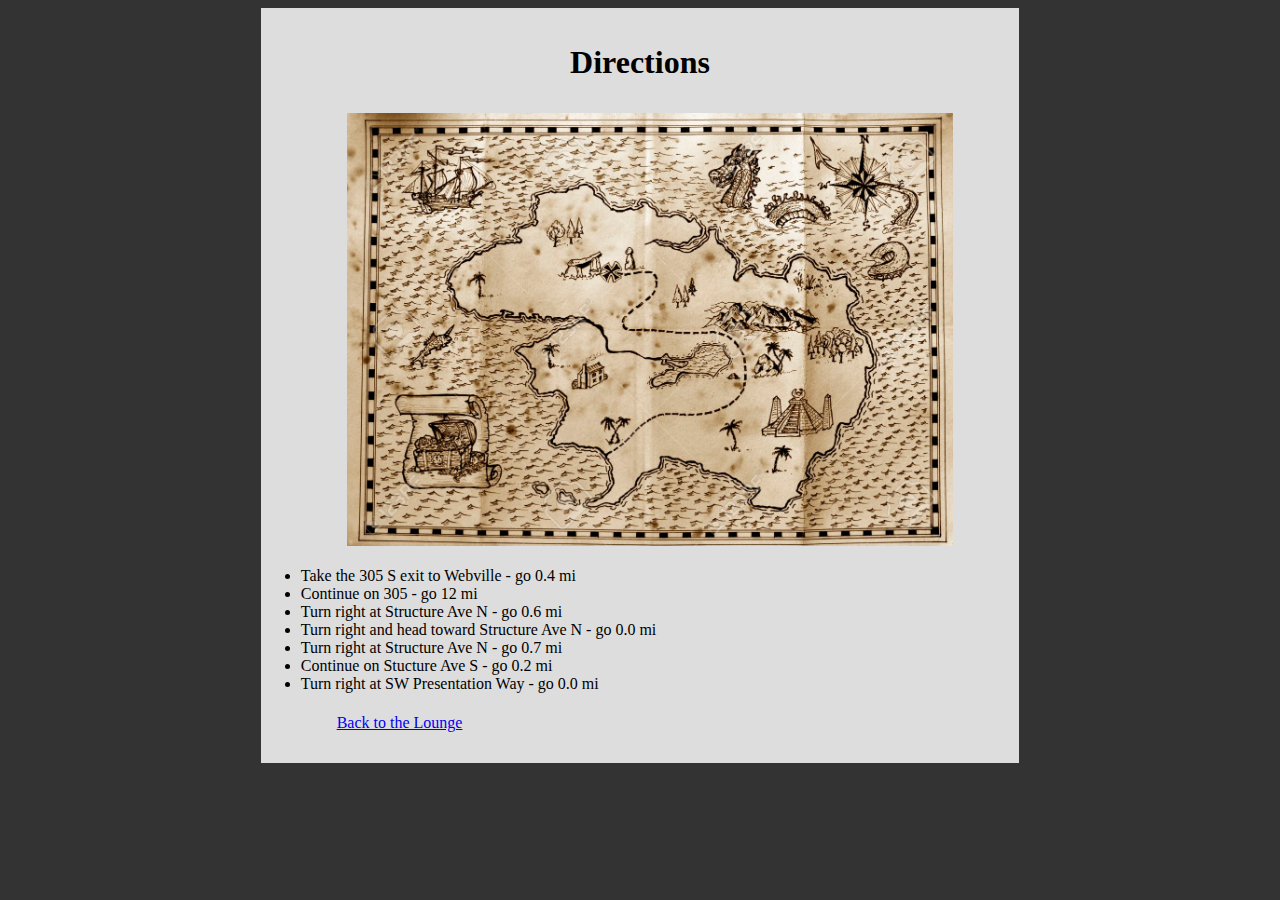
<file: lounge/about/directions.html>
<html>
  <head>
    <title>Head First Lounge Directions</title>
    <link rel="stylesheet" type="text/css" href="../../main.css">
  </head>
  <body>
    <div id = "main">
    <h1>Directions</h1>
    <img src="../images/map.jpg" width="400px" height = "auto";>
    <ul>
      <li>Take the 305 S exit to Webville - go 0.4 mi</li>
      <li>Continue on 305 - go 12 mi</li>
      <li>Turn right at Structure Ave N - go 0.6 mi</li>
      <li>Turn right and head toward Structure Ave N - go 0.0 mi</li>
      <li>Turn right at Structure Ave N - go 0.7 mi</li>
      <li>Continue on Stucture Ave S - go 0.2 mi</li>
      <li>Turn right at SW Presentation Way - go 0.0 mi</li>
    </ul>
    <p>
      <a href="../lounge.html">Back to the Lounge</a>
    </p>
  </div>
  </body>
</html>
</file>
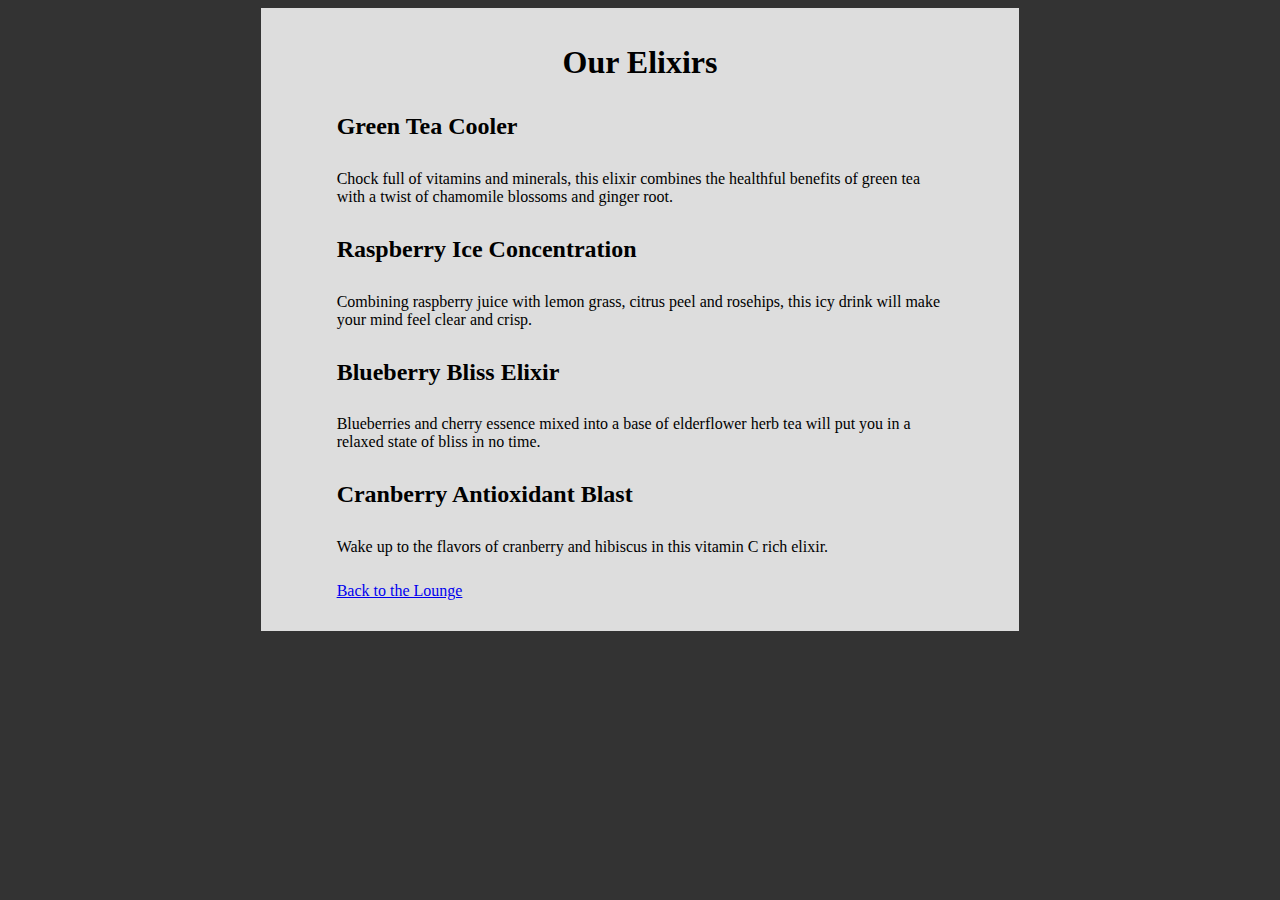
<file: lounge/beverages/elixir.html>
<html>
  <head>
    <title>Head First Lounge Elixirs</title>
    <link rel="stylesheet" type="text/css" href="../../main.css">
  </head>
  <body>
    <div id="main">
    <h1>Our Elixirs</h1>

    <h2>Green Tea Cooler</h2>
    <p>
     <!-- <img src="../images/green.jpg"> -->
      Chock full of vitamins and minerals, this elixir
      combines the healthful benefits of green tea with
      a twist of chamomile blossoms and ginger root.
    </p>
    <h2>Raspberry Ice Concentration</h2>
    <p>
     <!-- <img src="../images/lightblue.jpg"> -->
      Combining raspberry juice with lemon grass,
      citrus peel and rosehips, this icy drink
      will make your mind feel clear and crisp.
    </p>
    <h2>Blueberry Bliss Elixir</h2>
    <p>
    <!--  <img src="../images/blue.jpg"> -->
      Blueberries and cherry essence mixed into a base
      of elderflower herb tea will put you in a relaxed
      state of bliss in no time.
    </p>
    <h2>Cranberry Antioxidant Blast</h2>
    <p>
     <!-- <img src="../images/red.jpg"> -->
      Wake up to the flavors of cranberry and hibiscus
      in this vitamin C rich elixir.
    </p>
    <p>
      <a href="../lounge.html">Back to the Lounge</a>
    </p>
  </div>
  </body>
</html>
</file>
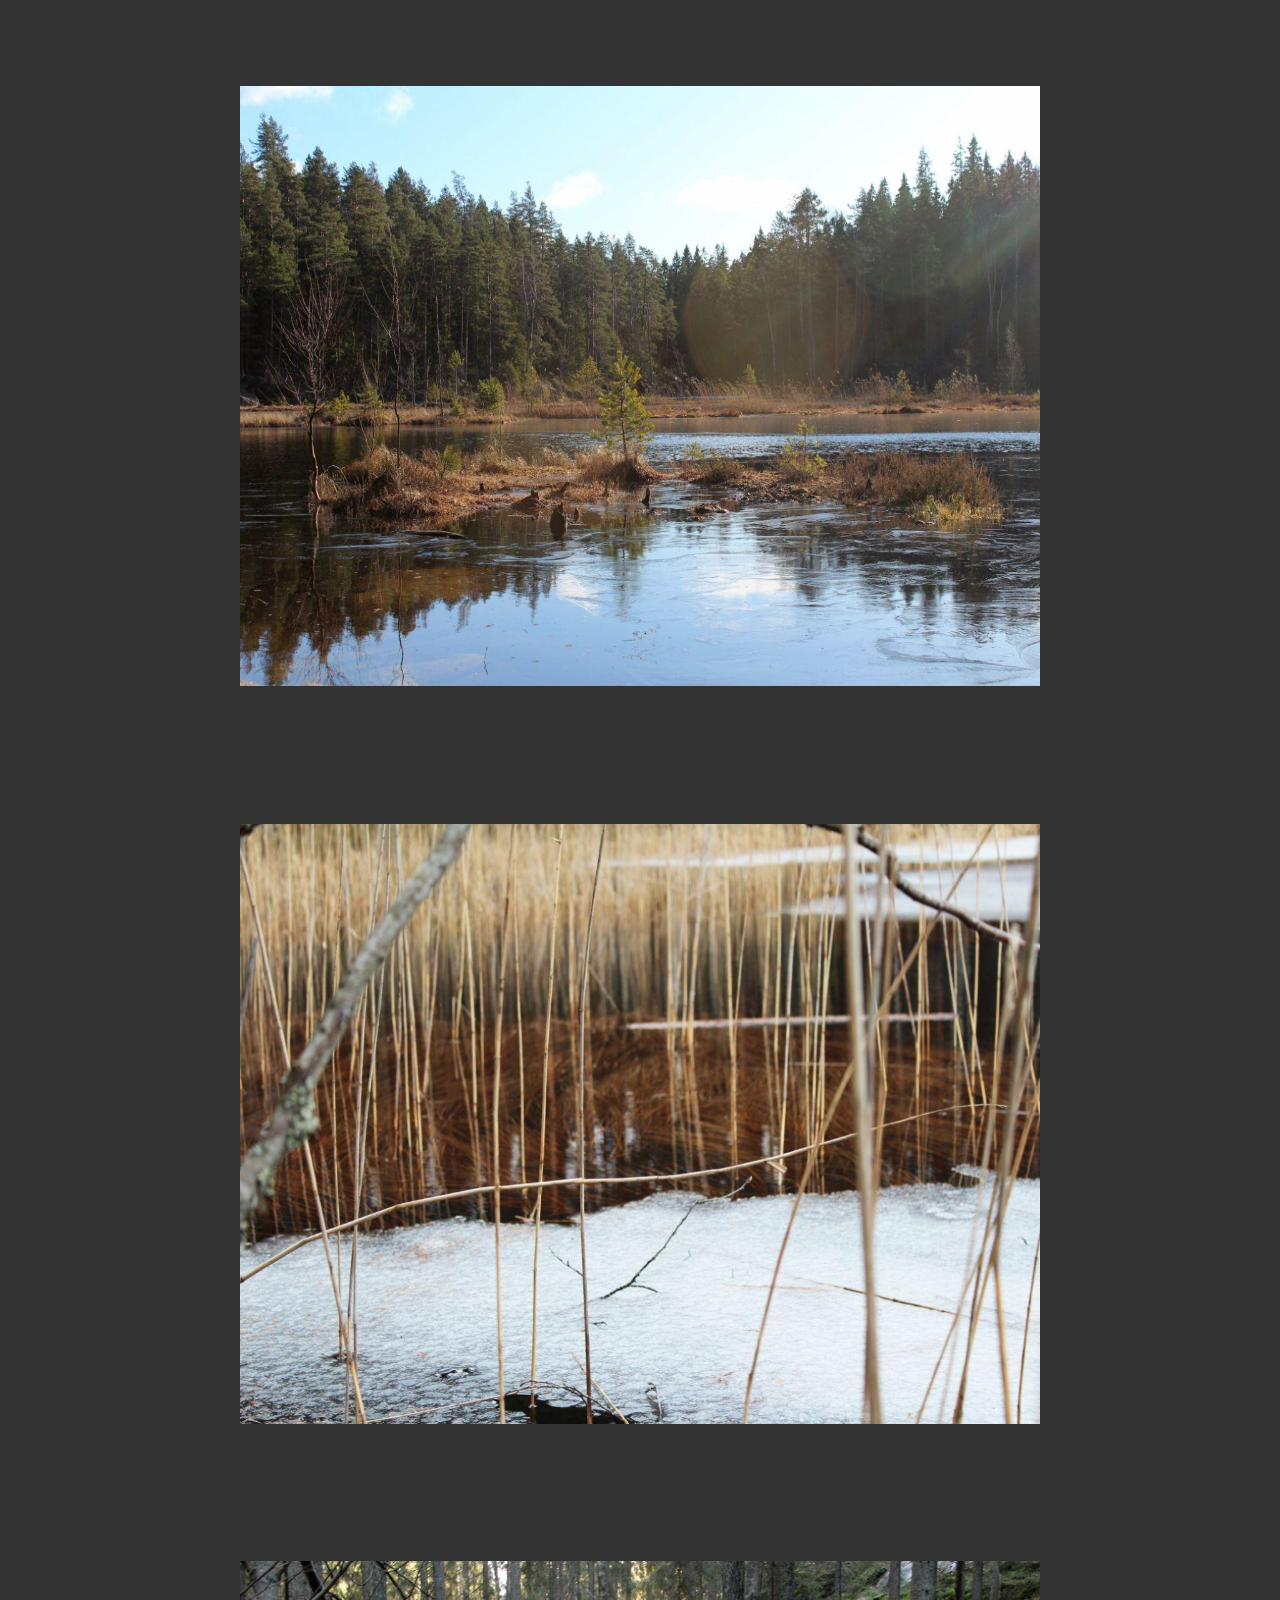
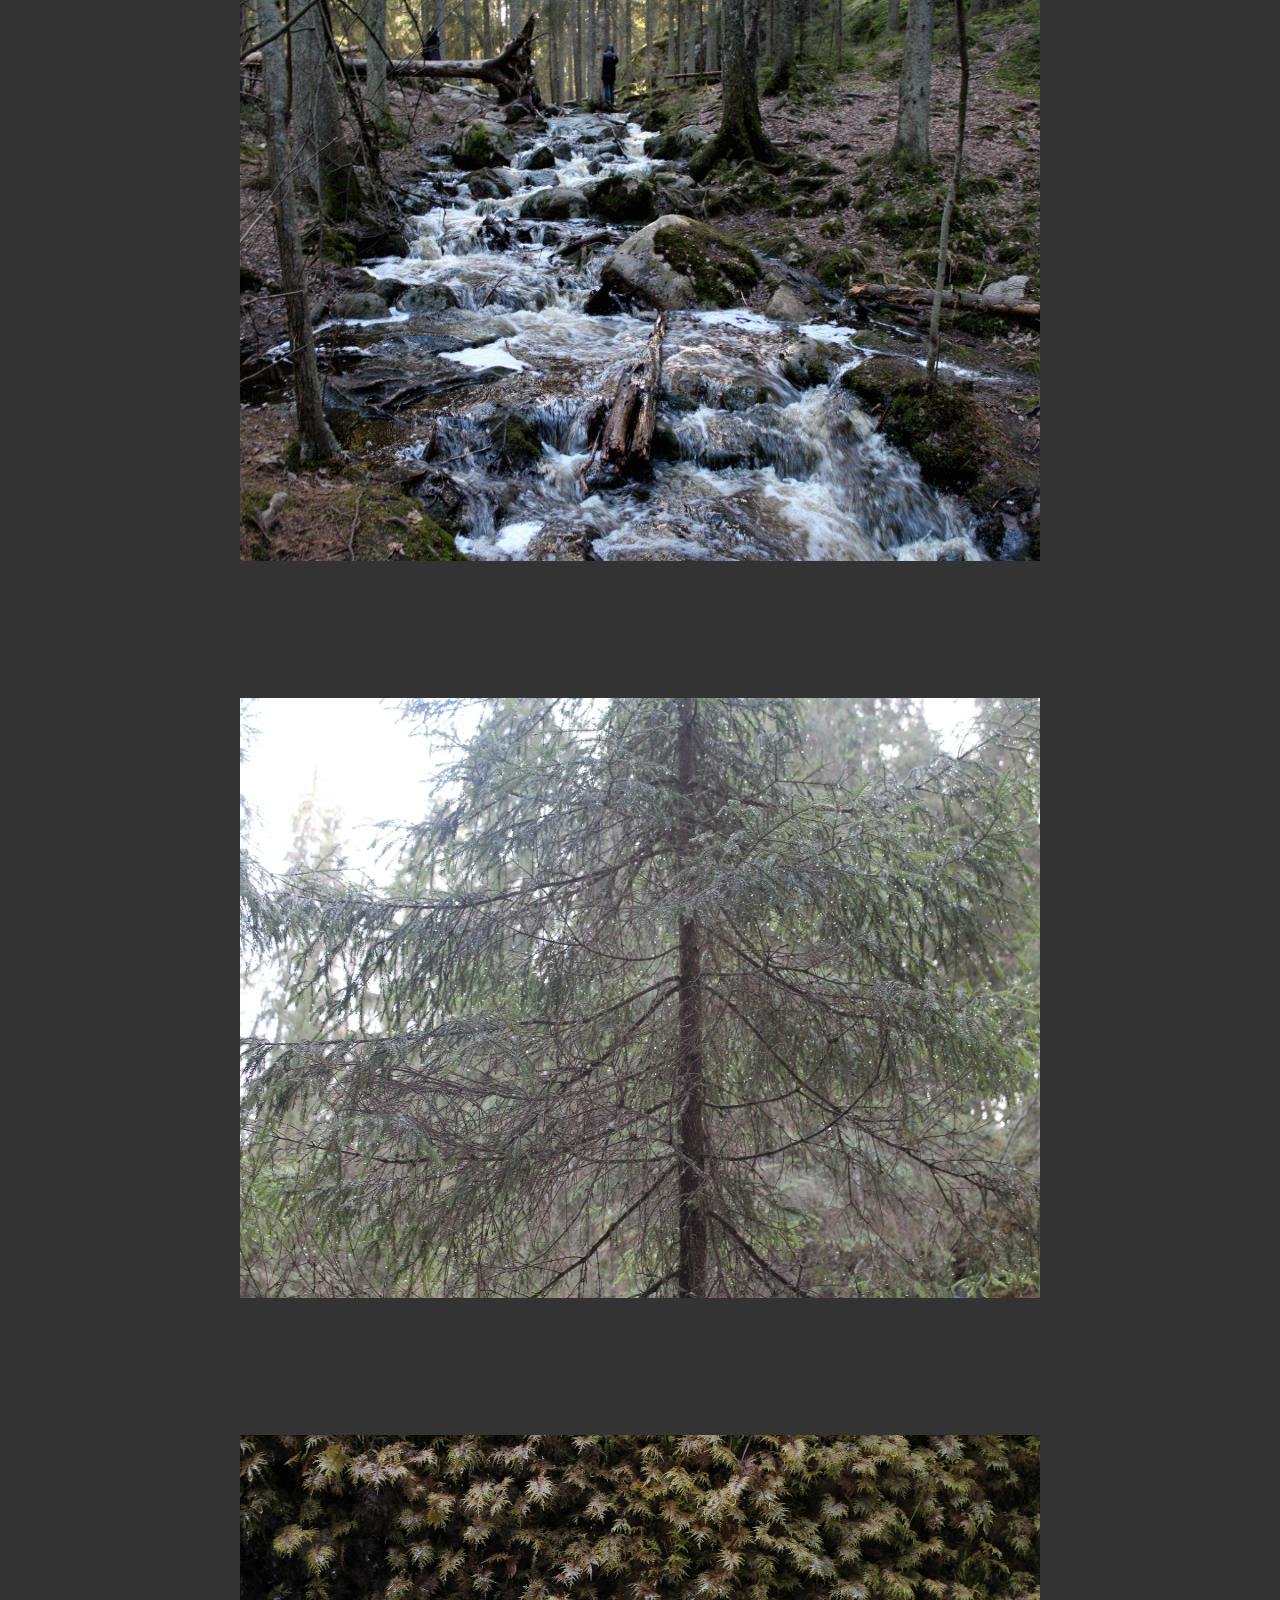
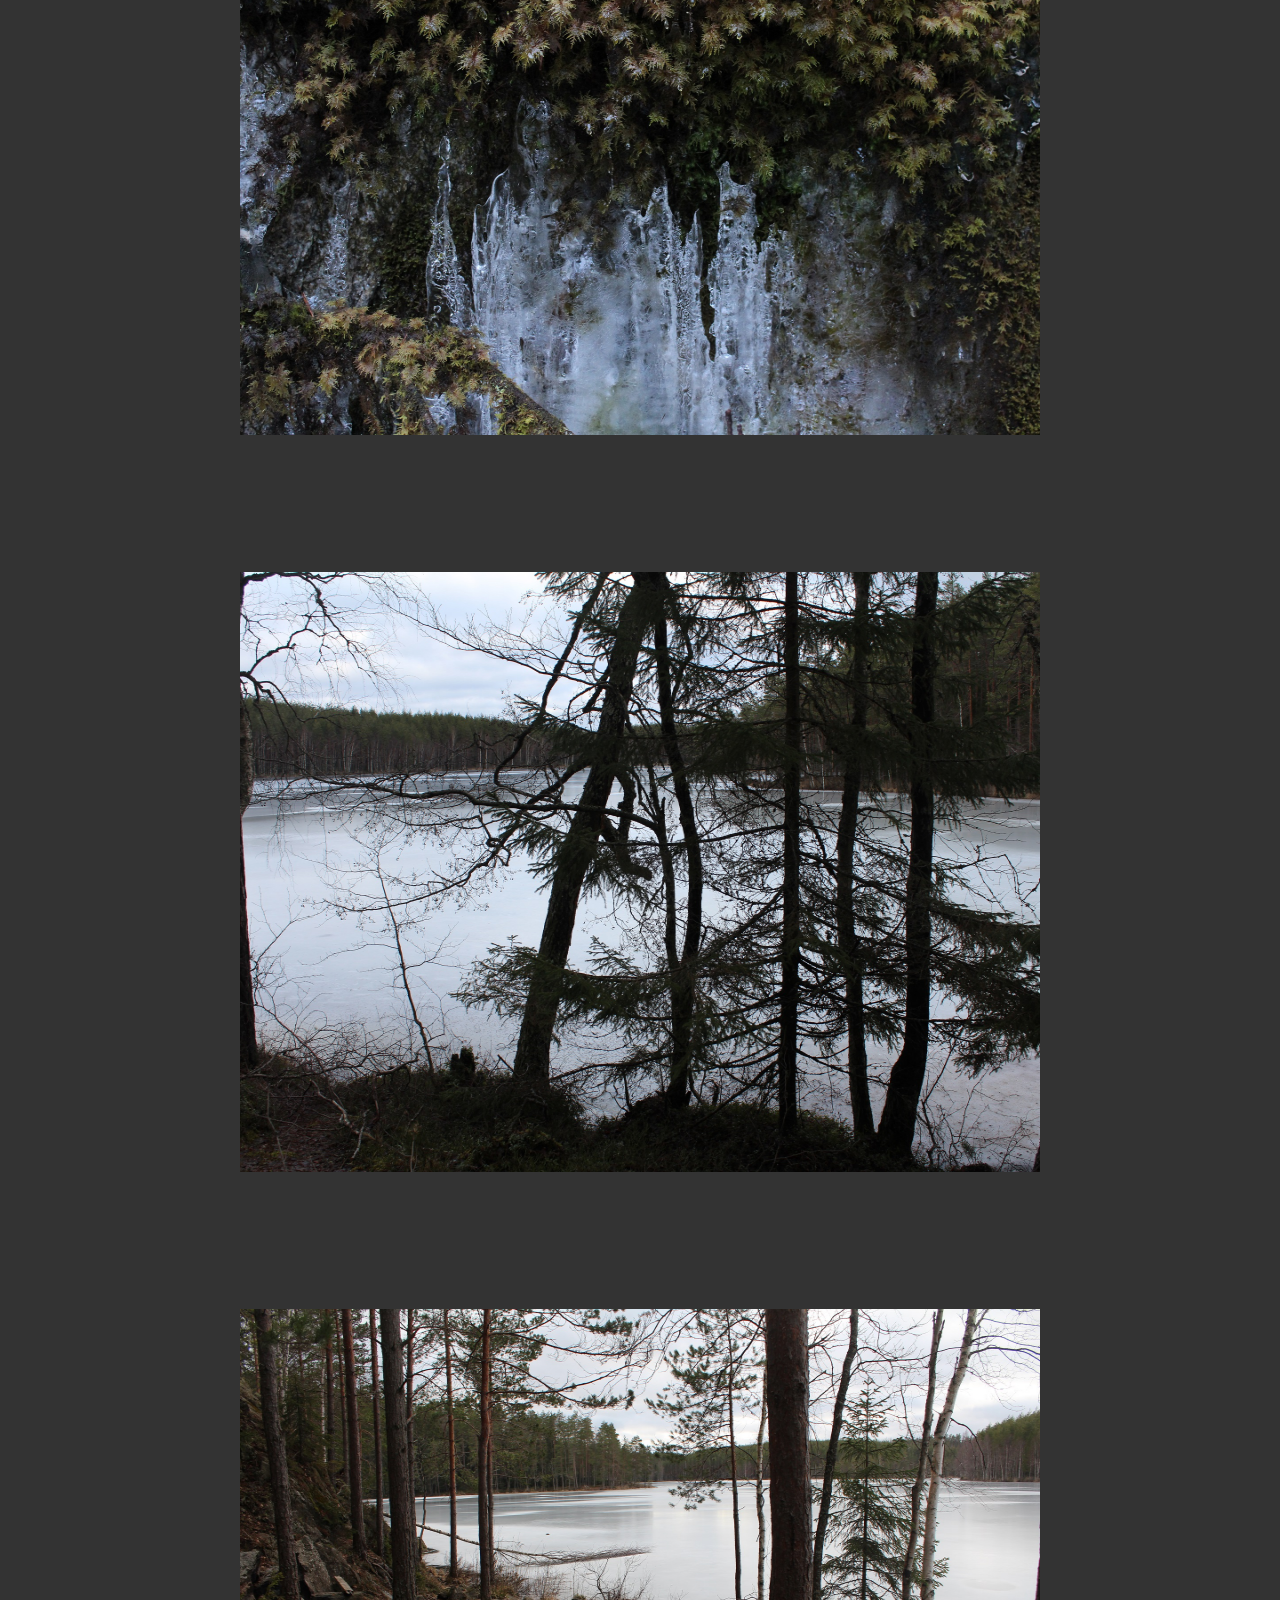
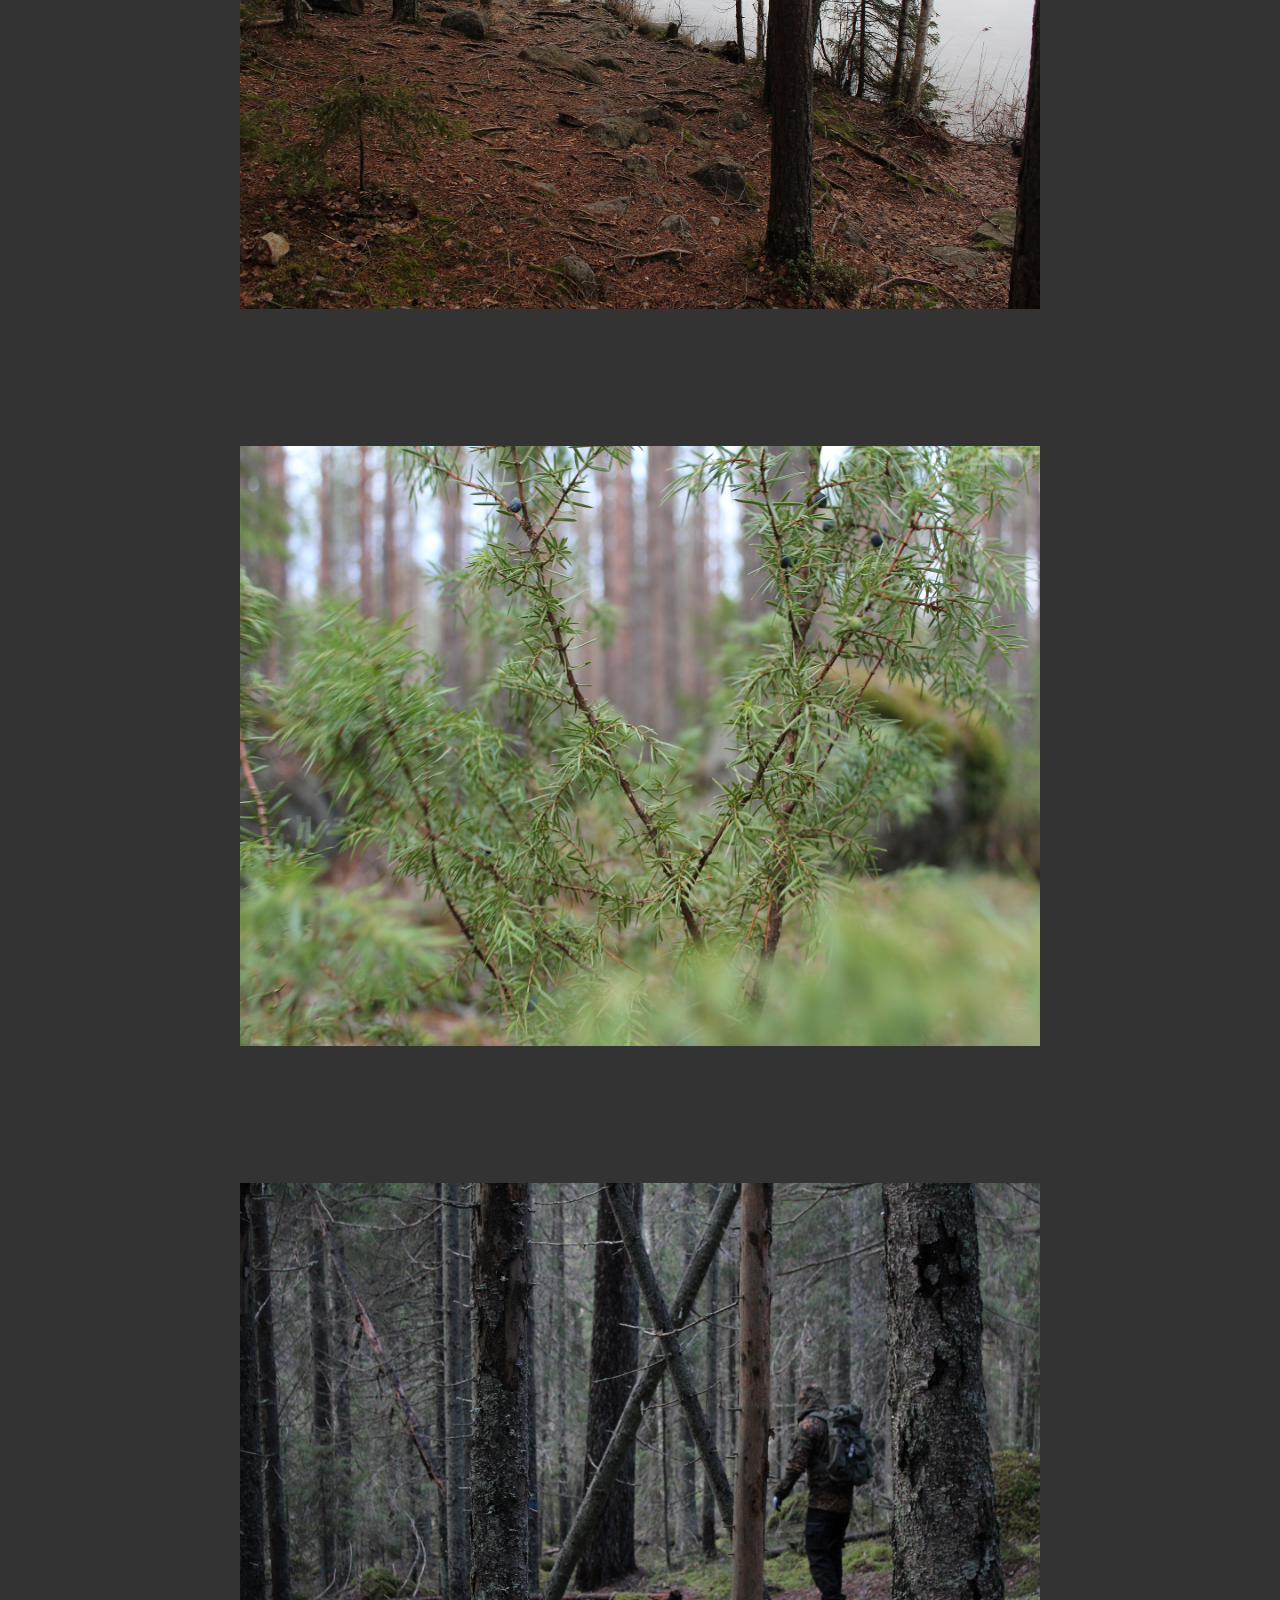
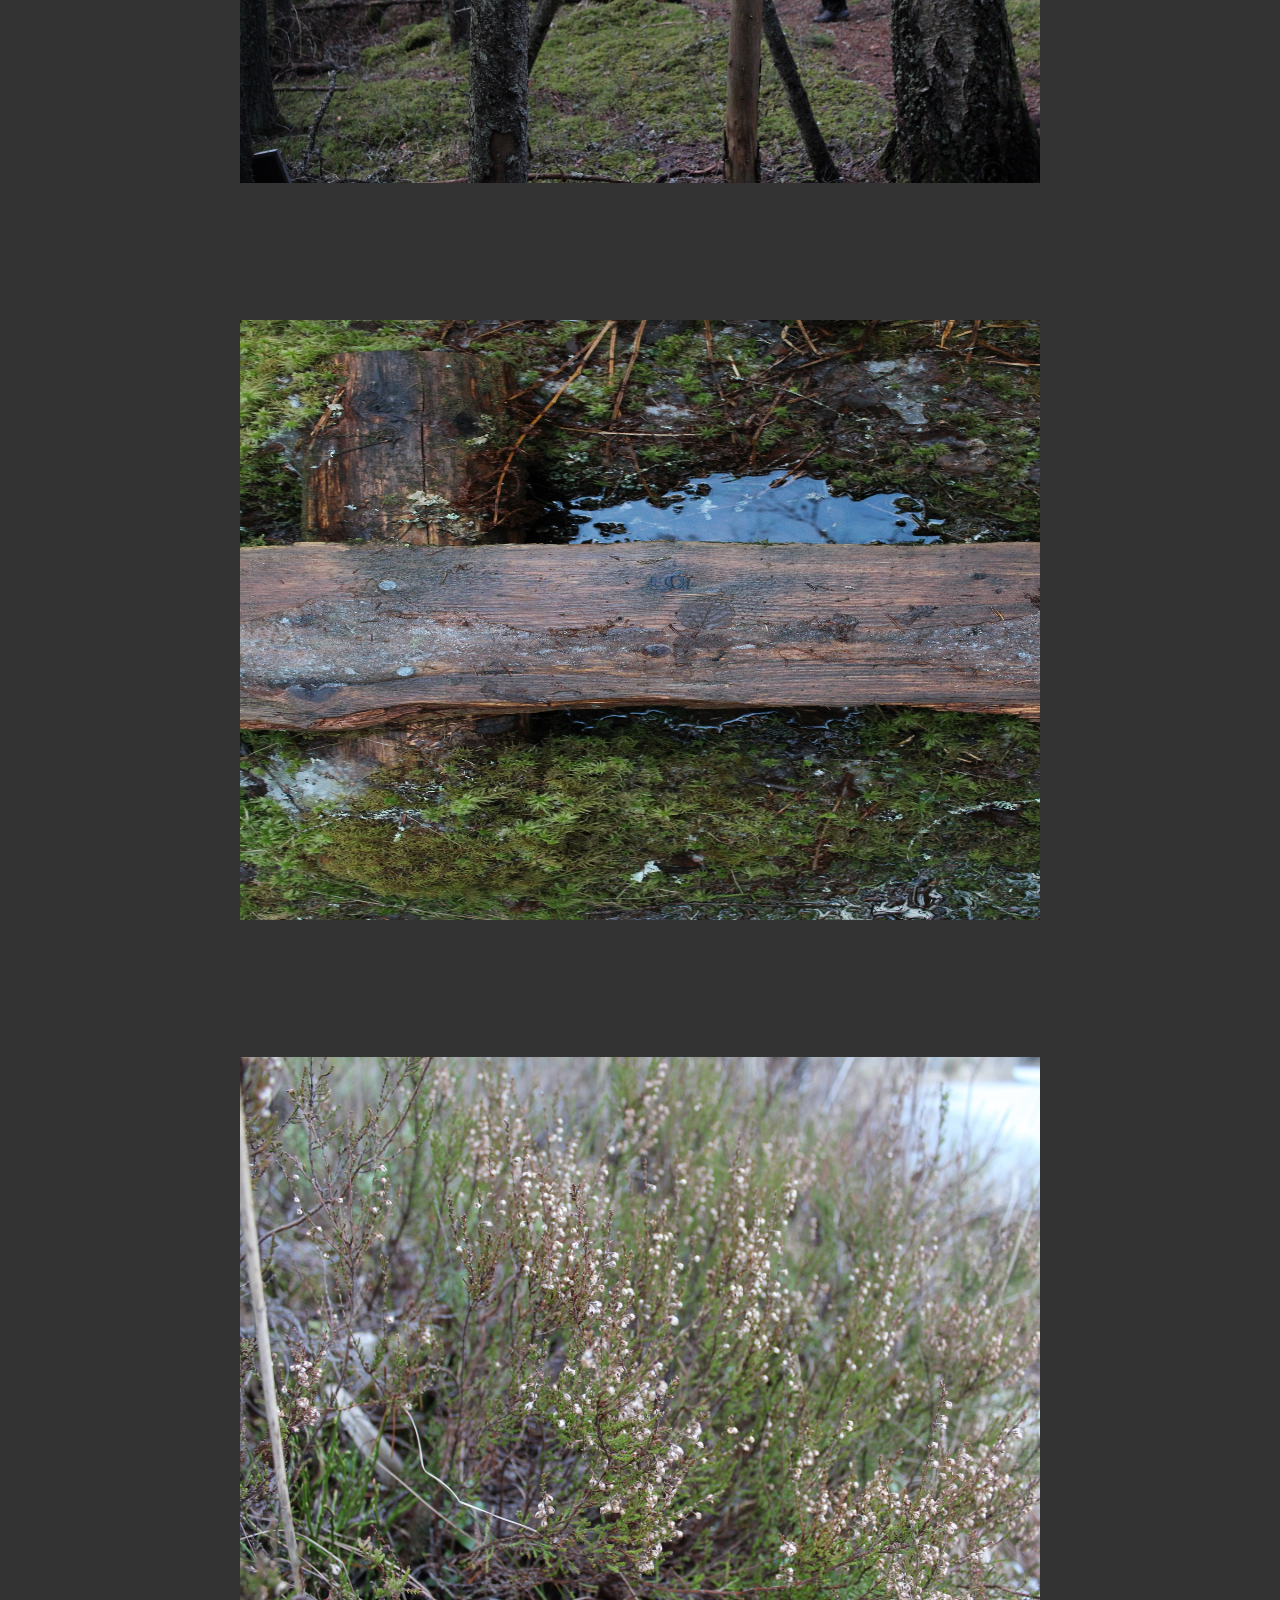
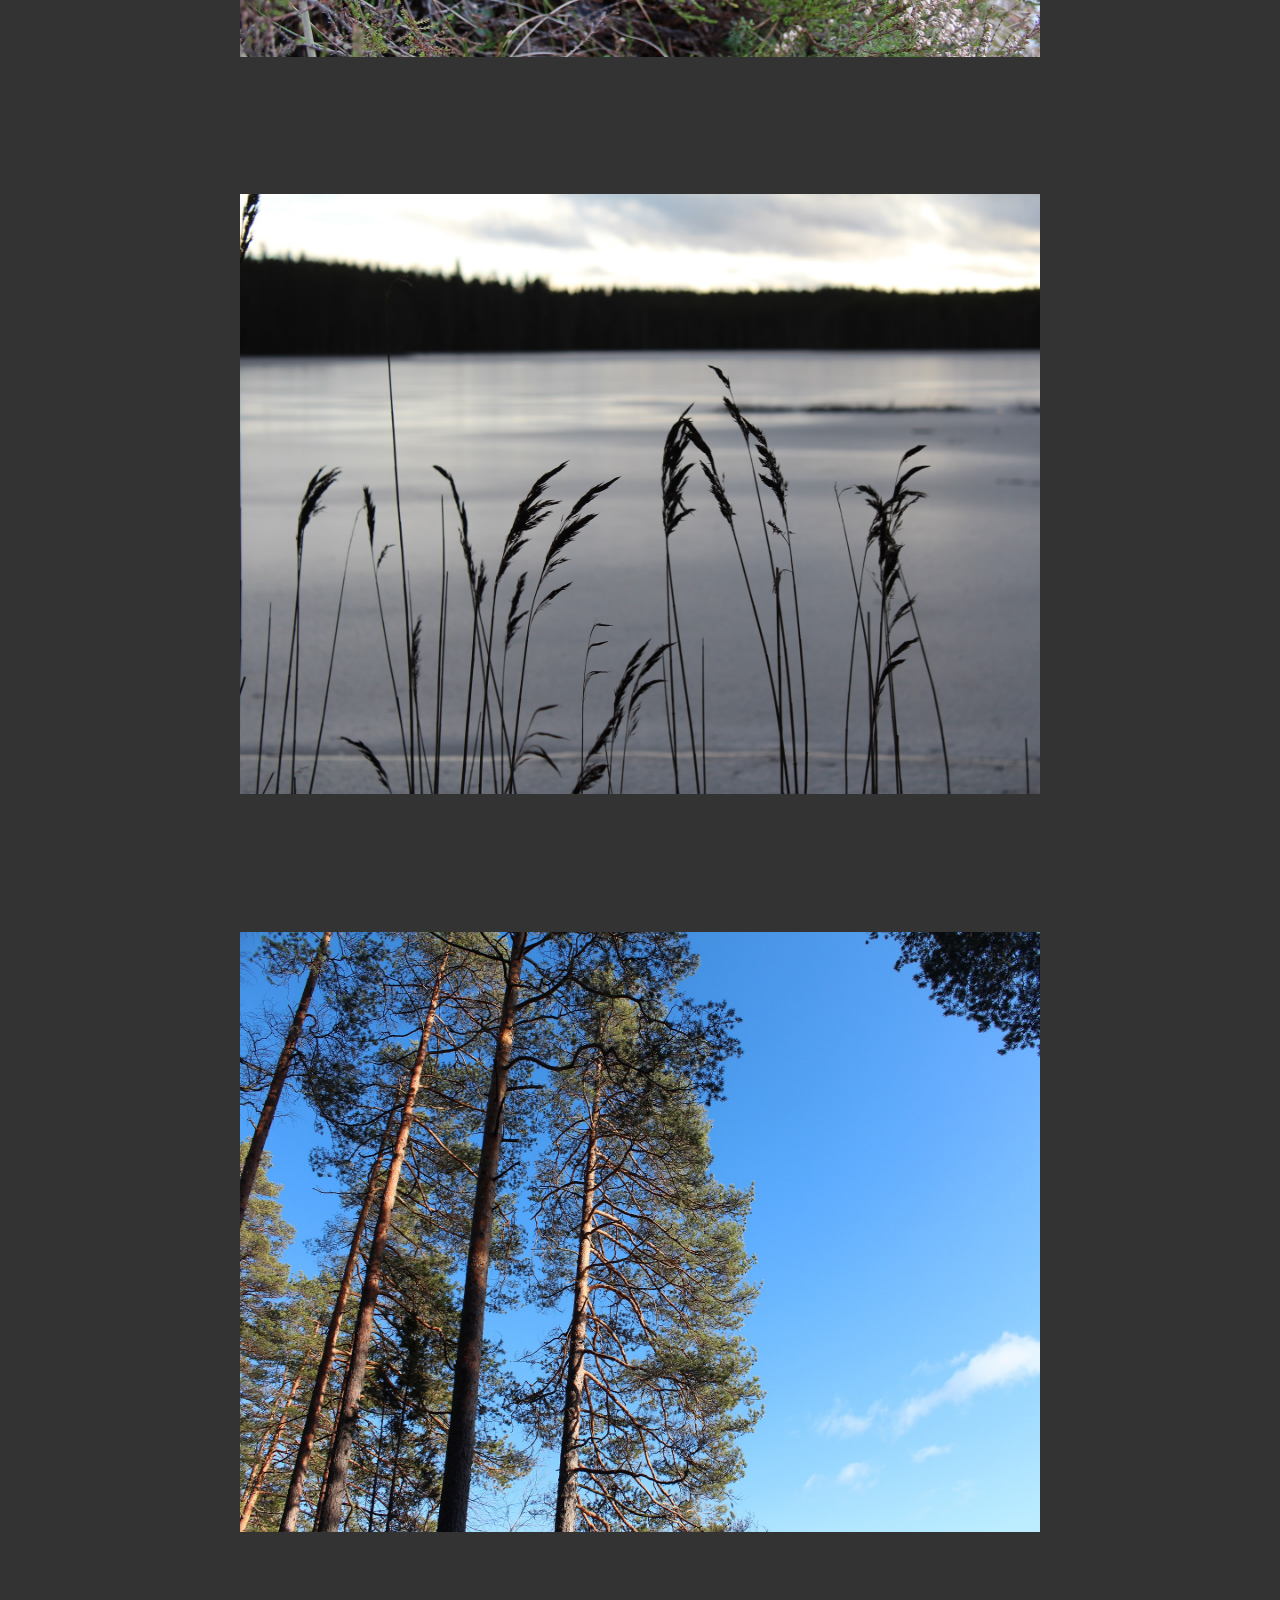
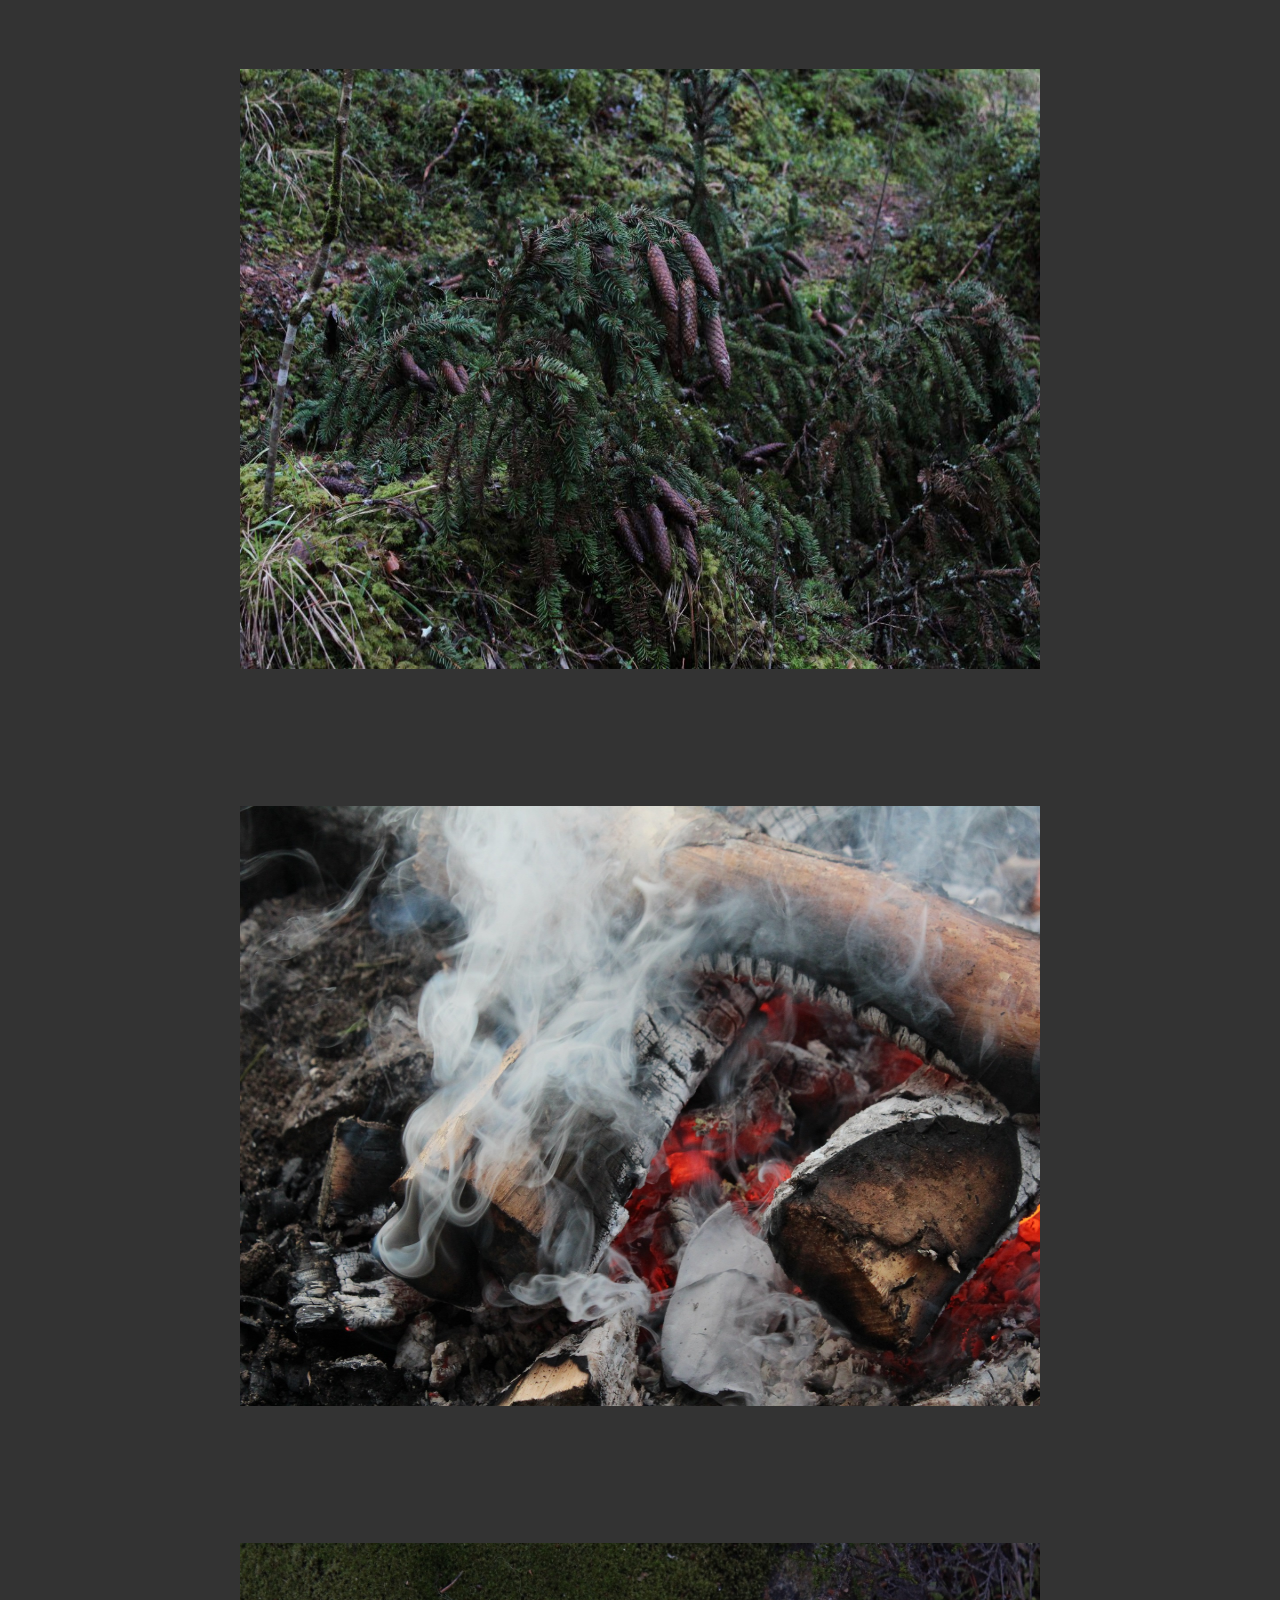
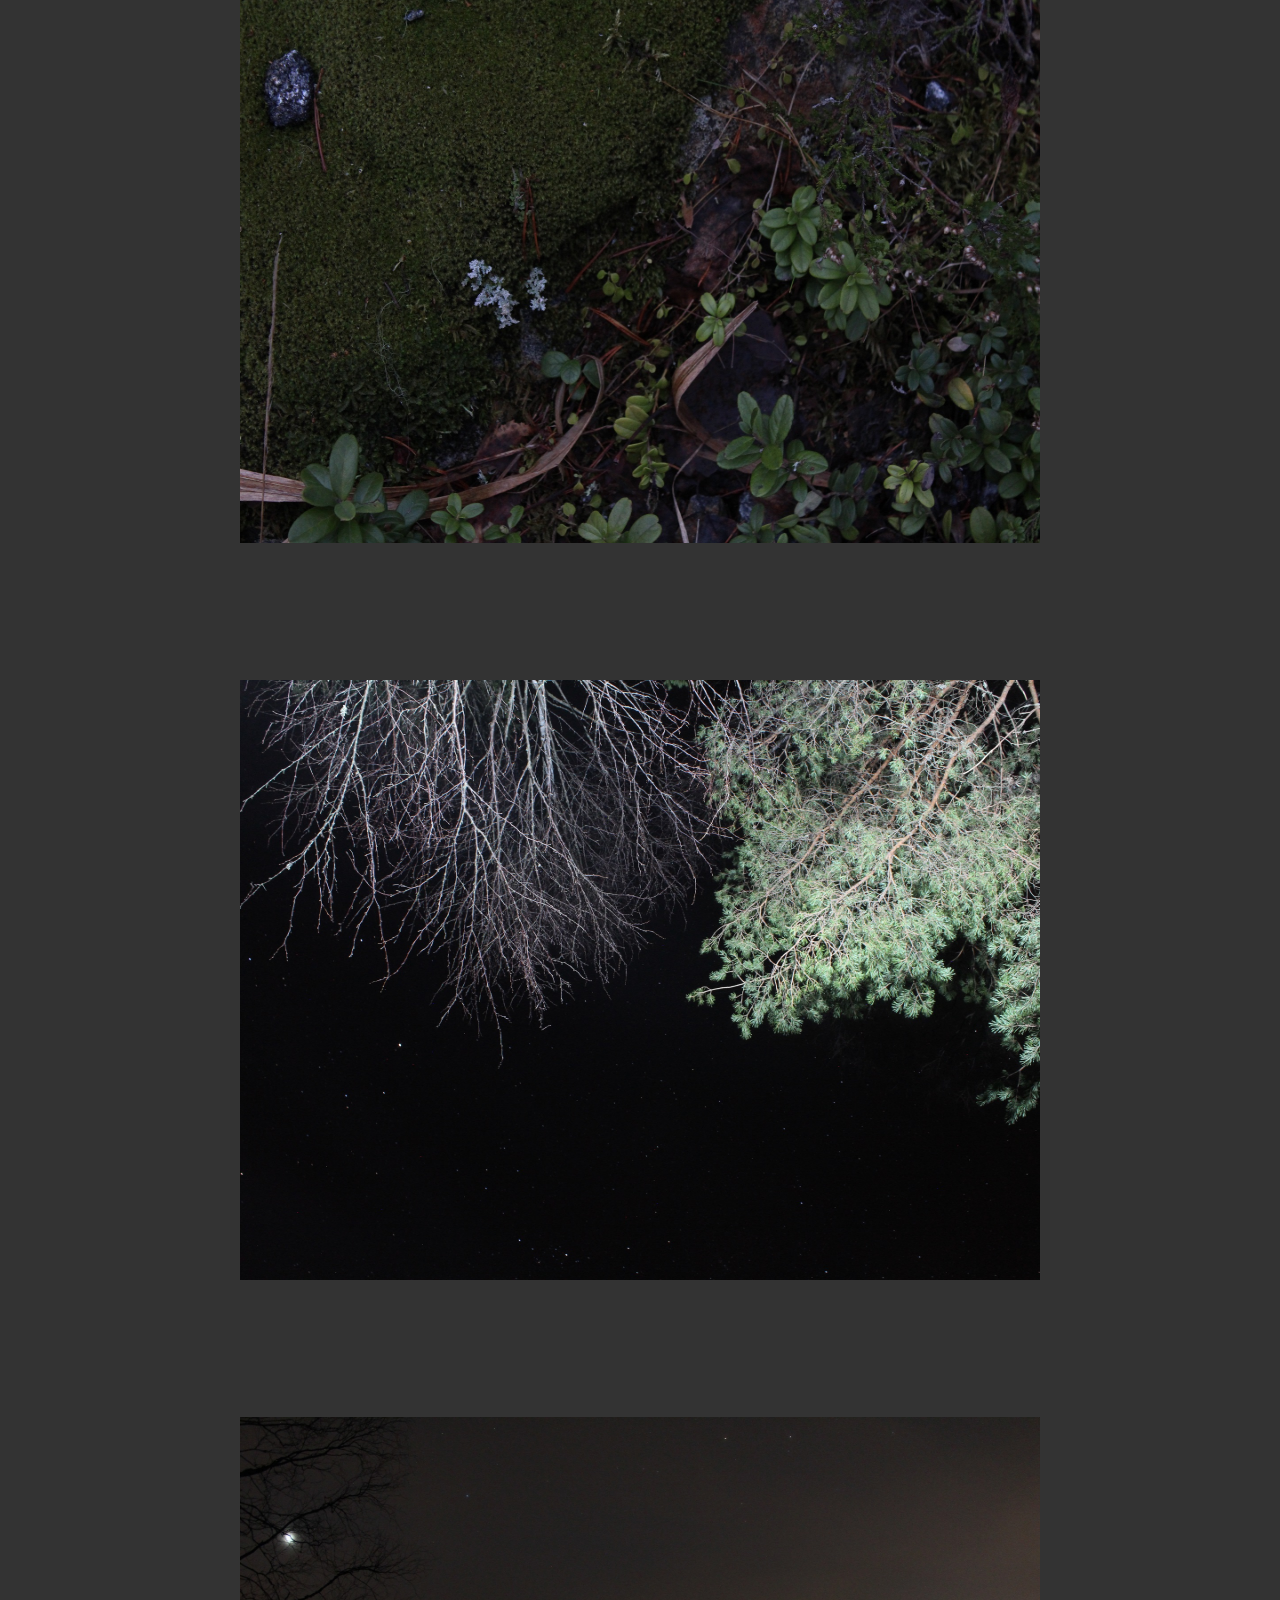
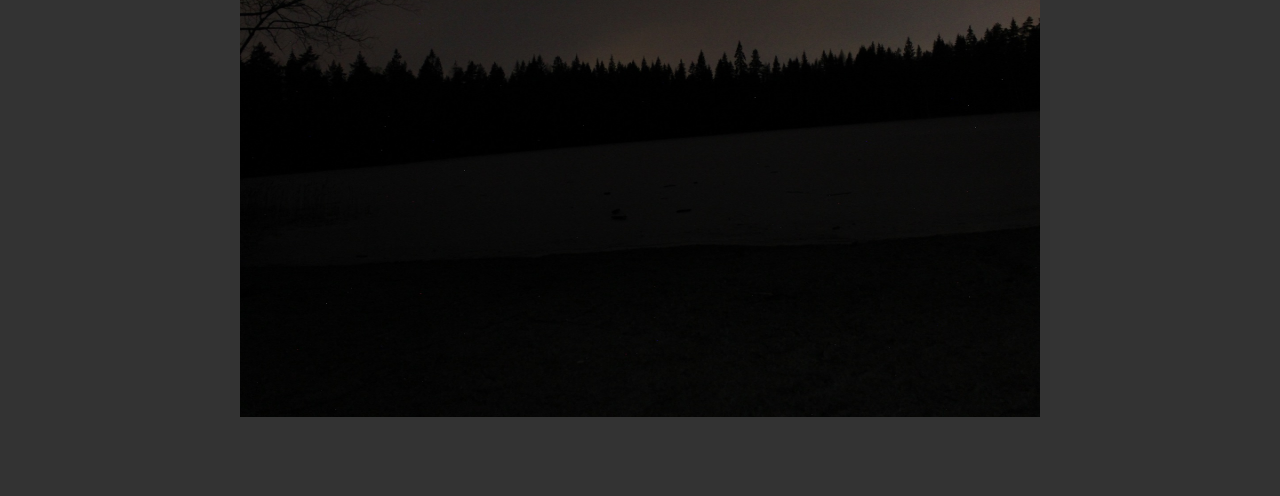
<file: pic/evo-nuuksio/light.html>
<!DOCTYPE html>
<html>
  <head>
    <meta name="viewport" content="width=device-width, initial-scale=1">
    <link rel="stylesheet" type="text/css" href="lightstyle.css">
  </head>

  <body style="background-color: #333333;">
  
    <h2></h2>
    <p></p>
    
    <div class="img0">
      <p>
      <img src="1800_1200/photo_2020-02-25_14-22-43.jpg" alt="елочка"           width="800" height="600">
      </p>
    </div>
    
    <div class="img0">
      <p>
    <img src="1800_1200/photo_2020-02-25_14-24-28.jpg" alt="бурая трава"      width="800" height="600">
      </p>
    </div>
    
    <div class="img0">
      <p>
    <img src="1800_1200/photo_2020-02-25_14-22-44.jpg" alt="водопад"          width="800" height="600">
      </p>
    </div>
    
    <div class="img0">
      <p>
    <img src="1800_1200/IMG_1722.jpg"                      alt="капли и хвоя"      width="800" height="600">
      </p>
    </div>
    
    <div class="img0">
      <p>
    <img src="1800_1200/IMG_1730.jpg" 				   alt="лед и мох"        width="800" height="600">
      </p>
    </div>
    
    <div class="img0">
      <p>
    <img src="1800_1200/IMG_1642.jpg"                  alt="силуэты деревьев" width="800" height="600">
      </p>
    </div>
    
    <div class="img0">
      <p>
    <img src="1800_1200/IMG_1656.jpg"                  alt="" width="800" height="600">
      </p>
    </div>
    
    <div class="img0">
      <p>
    <img src="1800_1200/IMG_1660.jpg"                  alt="ягоды" width="800" height="600">
      </p>
    </div>
    
    <div class="img0">
      <p>
    <img src="1800_1200/IMG_1709.jpg"                      alt=""      width="800" height="600">
      </p>
    </div>
    
    <div class="img0">
      <p>
    <img src="1800_1200/IMG_1721.jpg"                      alt=""     width="800" height="600">
      </p>
    </div>
    
    <div class="img0">
      <p>
    <img src="1800_1200/IMG_1663.jpg"                  alt="" width="800" height="600">
      </p>
    </div>
    
    <div class="img0">
      <p>
    <img src="1800_1200/IMG_1775.jpg"                      alt="трава и лед"      width="800" height="600">
      </p>
    </div>
    
    <div class="img0">
      <p>
    	<img src="1800_1200/IMG_1823.jpg"                      alt="сосны и синее небо"      width="800" height="600">
      </p>
    </div>
    
    <div class="img0">
      <p>
    	<img src="1800_1200/photo_2020-02-25_14-24-28 (3).jpg"                      alt="шишки"      width="800" height="600">
      </p>
    </div>
    
    <div class="img0">
      <p>
    	<img src="1800_1200/IMG_1670.jpg"                      alt="костер"      width="800" height="600">
      </p>
    </div>
    
    <div class="img0">
      <p>
    	<img src="1800_1200/IMG_1684.jpg"                      alt="мох"      width="800" height="600">
      </p>
    </div>
    
    <div class="img0">
      <p>
    	<img src="1800_1200/IMG_1602.jpg"                        alt="ночное небо"      width="800" height="600">
      </p>
    </div>
    
    <div class="img0">
      <p>
    	<img src="1800_1200/IMG_1598.jpg"                        alt="ночь"      width="800" height="600">
      </p>
    </div>
    
  </body>
</html>
</file>
<file: main.css>
body {
  background-color: #333333;
}

#header {
  font-family: "Courier", "Courier New", monospace;
 /* font-family: Verdana, Arial, Helvetica, sans-serif;*/
 /* font-family:"Subway", "Courier", "serif"; */
  text-align:center;
	background-color: black;
	color: #aaaaaa;
	padding-left: 20%;
  padding-right: 20%;
  padding-top :10px;
	padding-bottom :10px;

	margin-top :10px;
	margin-bottom :10px;
}

#main
{
	  background-color: #dddddd;
	/*padding-left: 20%;
  	padding-right: 20%;*/

  	padding-top :10px;
	  padding-bottom :10px;

}

@media only screen and (min-width: 500px) {
  img { padding: 10px; }
  #main
  {
      margin-left: 20%;
      margin-right: 20%;
  }

  p, h1, h2, img
  {
    margin-left: 10%;
    margin-right: 10%;
  }
}


h1
{
  text-align:       center;
}


p, h1, h2, img
{
    padding-top :5px;
    padding-bottom :5px;
}

img
{
  width: 80%;
  height: auto;
}

#page-container {
  position: relative;
  min-height: 100vh;
}

#content-wrap {
  padding-bottom: 2.5rem;    /* Footer height */
}

#footer {
  font-family: "Courier", "Courier New", monospace;

  background-color: black;
  color:            #aaaaaa;
  text-align:       center;
  padding:          15px;
  font-size:        90%;

  padding-left: 0;
  padding-right: 0;
  position: absolute;
  bottom: 0;
  width: 100%;
  height: 2.5rem;            /* Footer height */
}
</file>
<file: starbuzz/starbuzzstyle.css>
/* https://www.colorhexa.com/6f4e37 */

body {
	background-color: #130d0a;
}


#main
{
	background-color: #130d0a;
  	margin-left: 20%;
  	margin-right: 20%;
}

.post
{
	background-color: #918177;
	padding-top :10px;
	padding-bottom :10px;
	margin-top : 5px;
}

h1, h2
{
	font-family: "Courier", "Courier New", monospace;
	padding-left: 10%;
  	padding-right: 10%;
  	padding-top : 10px;
	padding-bottom :10px;
/*	border-bottom: 1px solid black;*/
}

p
{
	font-family: "Courier", "Courier New", monospace;
	padding-left: 10%;
  	padding-right: 10%;
  	padding-top : 5px;
	padding-bottom :5px;

}
</file>
<file: evo-nuuksio/lightstyle.css>
#main
{
    background-color: #222222;
  /*padding-left: 20%;
    padding-right: 20%;*/

    padding-top :10px;
    padding-bottom :10px;

}

.img0 {
  text-align: center;
  display: block;
  padding: 4%;
}

@media only screen and (min-width: 500px) {
  img { padding: 10px; }
  #main
  {
      margin-left: 20%;
      margin-right: 20%;
  }
}


img
{
  max-width: 100%;
  width: 90%;
  height: auto;
}
</file>
<file: study_record/studyrec.css>
body {
  background-color: #333333;
  font-family: Helvetica, Verdana, Arial, sans-serif;
}

#tohome
{
  float: left;
}

#enru
{
    text-align: center;
    font-size: 150%;
    float: right;
}

#main
{
    background-color: #dddddd;
  /*padding-left: 20%;
    padding-right: 20%;*/

    padding-top :10px;
    padding-bottom :10px;
}


@media only screen and (min-width: 500px) {
  img { padding: 10px; }
  #main
  {
      margin-left: 20%;
      margin-right: 20%;
  }

  p, h1, h2, img
  {
    margin-left: 10%;
    margin-right: 10%;
  }
}


.termtable {
  margin-top: 20px;
  margin-left: auto;
  margin-right: auto;
  margin-bottom: 20px;
  font-family: "Trebuchet MS", Arial, Helvetica, sans-serif;
  border-collapse: collapse;
  max-width: 100%;
  width: 100%;
  bordercolor: black;
}

.termtable td, .termtable th {
  border: 1px solid #333333;
  padding: 8px;
}

.termtable tr:nth-child(even){background-color: #f2f2f2;}

/*.termtable tr:hover {background-color: #ddd;}*/

.termtable th {
  text-align: left;
  background-color: #c4c4c4;
  color: black;
}

p {margin:0 0 0 0}


h1, h2, h3 {
  text-align: center;
}

col
{
  /*width="auto";
  width="80";*/
width: "auto";
width: 10%;
}

/*
p {
  margin-top: 100px;
  margin-bottom: 100px;
  margin-right: 150px;
  margin-left: 80px;
}*/

div {
  margin-top: 10px;
  margin-bottom: 10px;
  margin-right: 50px;
  margin-left: 50px;
}
</file>
<file: pic/evo-nuuksio/lightstyle.css>
h1{
  text-align: center;
}

h2{
  text-align: center;
}

p{
  text-align: center;
}

.img0 {
  text-align: center;
  display: block;
  margin-left: auto;
  margin-right: auto;
  max-width: 100%;
  width: 80%;
  height: auto;
  padding: 4%;
}
</file>
